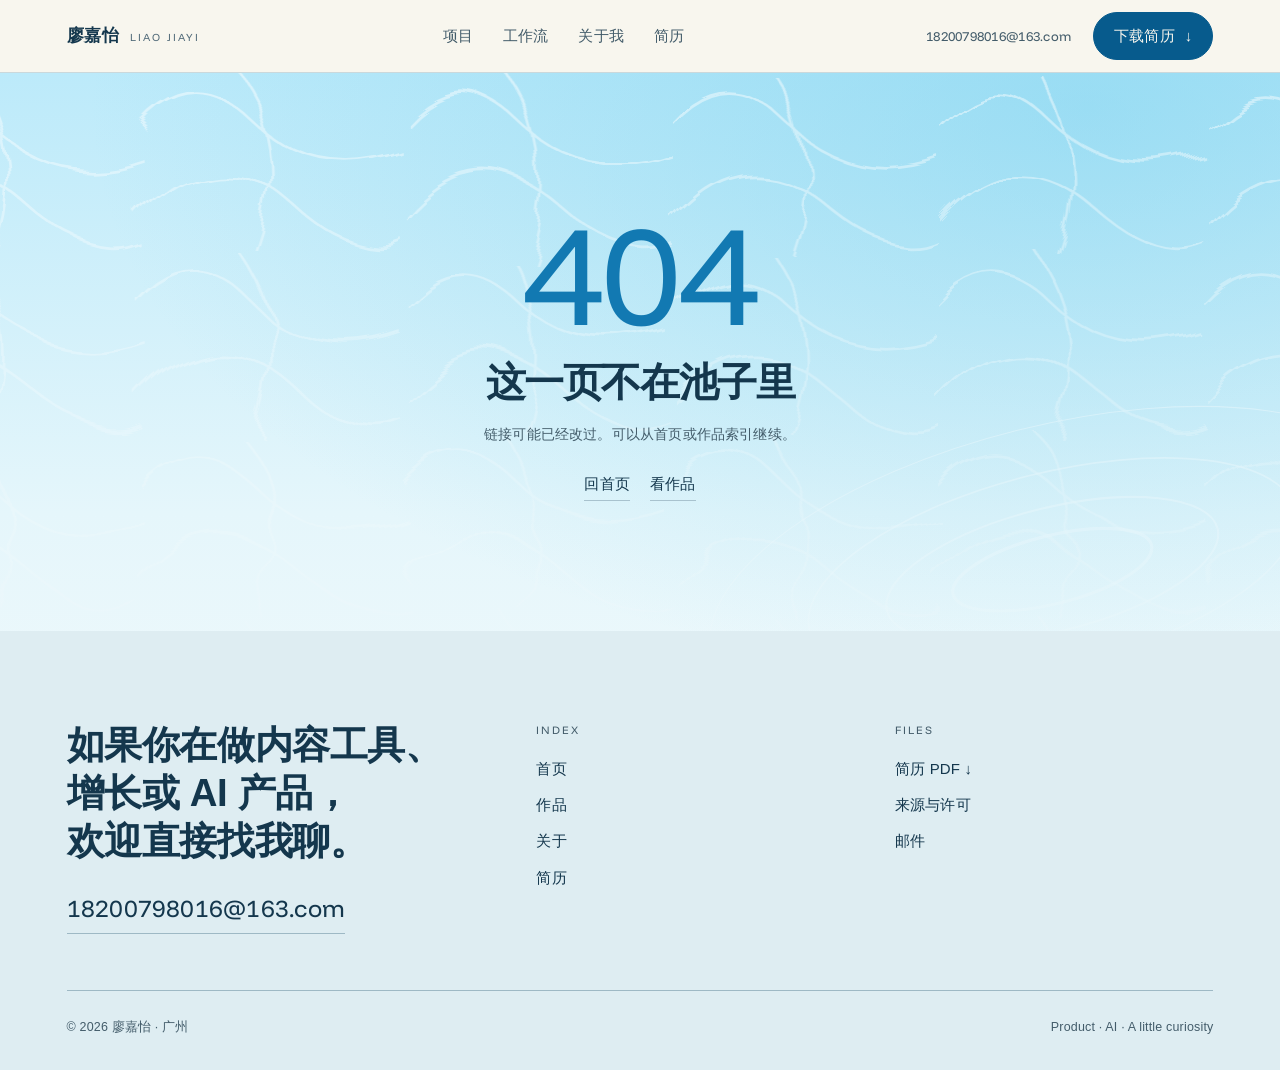
<file: index.html>
<!doctype html>
<html lang="zh-CN">
  <head>
    <meta charset="UTF-8" />
    <meta name="viewport" content="width=device-width, initial-scale=1, viewport-fit=cover" />
    <meta name="theme-color" content="#F2F0EA" />
    <title>廖嘉怡｜作品集</title>
    <meta name="description" content="廖嘉怡的产品作品集：AI 内容工作台、口播模板工作台、多助手协作机制与校园增长。呈现问题、判断、方案与真实局限。" />
    <link rel="icon" href="/favicon.svg" type="image/svg+xml" />
    <link rel="preload" href="/fonts/noto-serif-sc-700.woff2" as="font" type="font/woff2" crossorigin />
    <script type="module" crossorigin src="/assets/index-CB-Gu8pX.js"></script>
    <link rel="stylesheet" crossorigin href="/assets/index-B5CcUkZK.css">
  </head>
  <body>
    <div id="root"></div>
    <script>
      // 首屏标题字体优先；正文常规字重等页面加载完成后再取
      addEventListener('load', function () {
        var l = document.createElement('link');
        l.rel = 'stylesheet';
        l.href = '/fonts/regular.css';
        document.head.appendChild(l);
      }, { once: true });
    </script>
  </body>
</html>
</file>
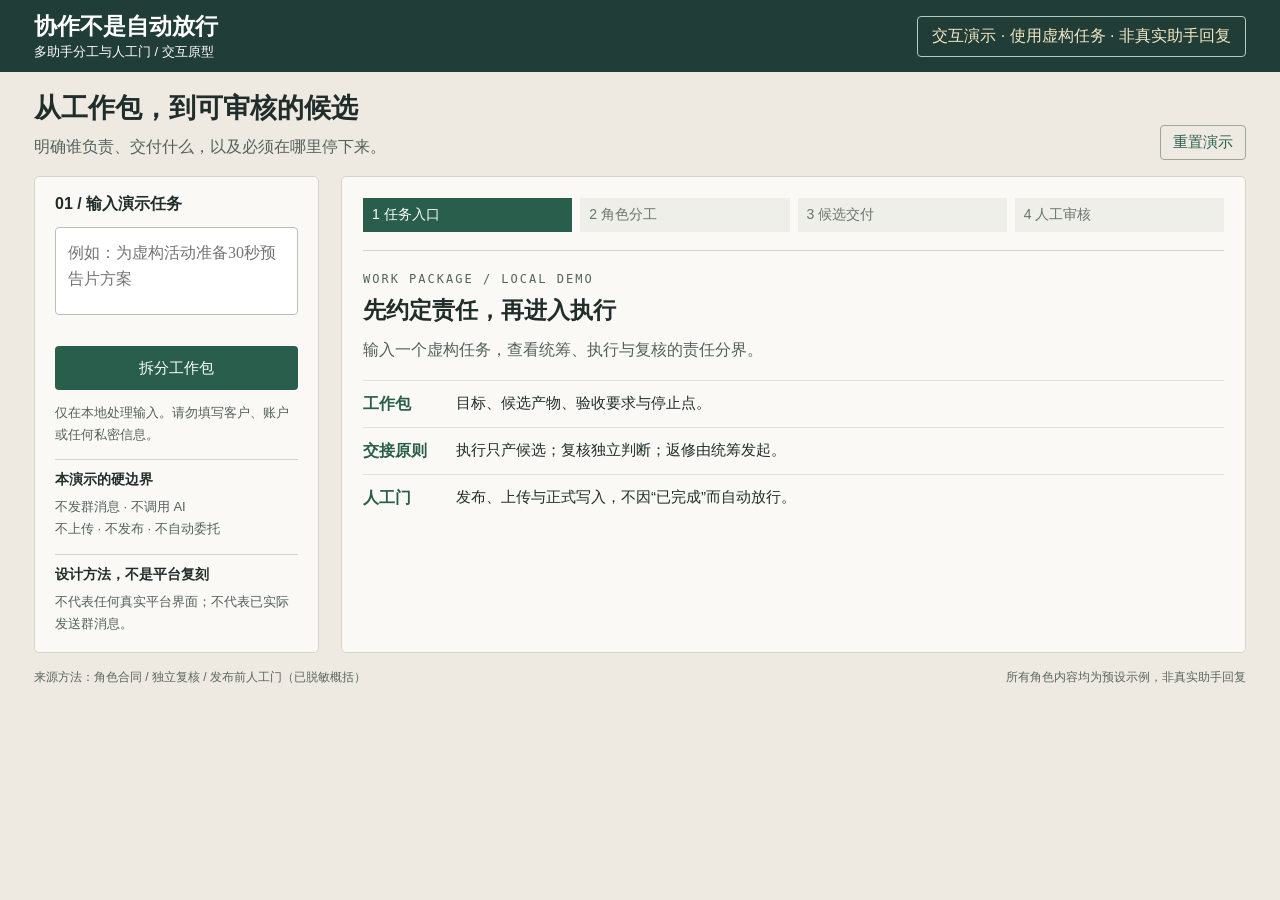
<file: demos/agent-workflow/index.html>
<!doctype html><html lang="zh-CN"><meta charset="utf-8"><meta name="viewport" content="width=device-width,initial-scale=1"><title>多助手分工与人工门 · 机制演示</title><style>*{box-sizing:border-box}body{margin:0;background:#eeeae2;color:#202d2b;font:16px 'Microsoft YaHei',sans-serif}header{height:82px;background:#203d37;color:#fff;padding:19px 34px;display:flex;justify-content:space-between;align-items:center}header strong{font-size:23px}small{font-size:13px}.badge{padding:9px 14px;border:1px solid #b8c9bd;border-radius:4px;color:#f4e7c3}main{padding:25px 34px}.intro{display:flex;align-items:end;justify-content:space-between;margin-bottom:22px}h1{font-size:29px;margin:0 0 7px}p{line-height:1.7;margin:0;color:#53615b}.layout{display:grid;grid-template-columns:285px 1fr;gap:22px}aside,article{background:#faf9f5;border:1px solid #d3d5ca;border-radius:5px}aside{padding:22px}label{display:block;font-weight:bold;margin-bottom:12px}textarea{width:100%;height:105px;resize:none;background:#fff;border:1px solid #b7c1b6;border-radius:4px;padding:12px;font:16px 'Microsoft YaHei';line-height:1.6}button{font:15px 'Microsoft YaHei';min-height:44px;border:0;border-radius:4px;padding:10px 17px;background:#285e4b;color:white;cursor:pointer}button:disabled{opacity:.45;cursor:not-allowed}button:focus-visible,textarea:focus-visible{outline:3px solid #c28a37;outline-offset:3px}#start{width:100%;margin:12px 0 18px}aside p{font-size:13px}.rule{border-top:1px solid #d3d5ca;margin-top:20px;padding-top:16px}.rule b{display:block;margin-bottom:7px;font-size:14px}article{padding:24px;min-height:426px}.steps{display:flex;gap:8px;border-bottom:1px solid #d3d5ca;padding-bottom:18px;margin-bottom:21px}.step{flex:1;font-size:14px;color:#69756f;padding:8px 9px;background:#edeFE8}.step.active{background:#285e4b;color:#fff}h2{font-size:23px;margin:0 0 10px}.kicker{font:12px Consolas,monospace;color:#53665c;margin-bottom:9px;letter-spacing:2px}.rows{margin-top:17px}.row{display:grid;grid-template-columns:76px 1fr;gap:17px;padding:13px 0;border-top:1px solid #e0e1d8;line-height:1.6}.row b{color:#285e4b}.row span{font-size:15px}.actions{display:flex;align-items:center;gap:15px;margin-top:20px}.muted{font-size:13px;color:#66716a}.warn{background:#f3e9d6;padding:13px 17px;margin-top:15px;color:#745522;font-size:15px;line-height:1.6}footer{margin:21px 34px;display:flex;justify-content:space-between;color:#5a665e;font-size:12px}.check{display:flex;align-items:center;gap:9px;font-weight:normal;font-size:15px;margin-top:17px}.check input{width:19px;height:19px}.error{color:#a0412b;font-size:13px;min-height:19px}#reset{background:none;color:#285e4b;border:1px solid #9aa99c;padding:6px 12px;min-height:35px}@media(min-width:851px){header{height:72px}main{padding:18px 34px 0}.intro{margin-bottom:16px}h1{font-size:27px}aside{padding:17px 20px}textarea{height:88px}#start{margin:8px 0 12px}.rule{margin-top:13px;padding-top:11px}article{padding:21px}footer{margin:16px 34px}.row{padding:10px 0}}@media(max-width:850px){.layout{grid-template-columns:1fr}header{height:auto;gap:20px}.intro{display:block}footer{display:block}article{min-height:400px}}</style><header><div><strong>协作不是自动放行</strong><br><small>多助手分工与人工门 / 交互原型</small></div><div class="badge">交互演示 · 使用虚构任务 · 非真实助手回复</div></header><main><div class="intro"><div><h1>从工作包，到可审核的候选</h1><p>明确谁负责、交付什么，以及必须在哪里停下来。</p></div><button id="reset">重置演示</button></div><div class="layout"><aside><label for="task">01 / 输入演示任务</label><textarea id="task" placeholder="例如：为虚构活动准备30秒预告片方案"></textarea><div id="error" class="error"></div><button id="start">拆分工作包</button><p>仅在本地处理输入。请勿填写客户、账户或任何私密信息。</p><div class="rule"><b>本演示的硬边界</b><p>不发群消息 · 不调用 AI<br>不上传 · 不发布 · 不自动委托</p></div><div class="rule"><b>设计方法，不是平台复刻</b><p>不代表任何真实平台界面；不代表已实际发送群消息。</p></div></aside><article><nav class="steps"><div class="step active">1 任务入口</div><div class="step">2 角色分工</div><div class="step">3 候选交付</div><div class="step">4 人工审核</div></nav><section id="view"></section></article></div></main><footer><span>来源方法：角色合同 / 独立复核 / 发布前人工门（已脱敏概括）</span><span>所有角色内容均为预设示例，非真实助手回复</span></footer><script>let stage=0;const view=document.querySelector('#view');const task=document.querySelector('#task');function setStage(n){stage=n;document.querySelectorAll('.step').forEach((e,i)=>e.classList.toggle('active',i===n));render()}function button(id,text){return `<div class="actions"><button id="${id}">${text}</button><span class="muted">人工点击推进，不自动接力</span></div>`}function render(){if(stage===0)view.innerHTML='<div class="kicker">WORK PACKAGE / LOCAL DEMO</div><h2>先约定责任，再进入执行</h2><p>输入一个虚构任务，查看统筹、执行与复核的责任分界。</p><div class="rows"><div class="row"><b>工作包</b><span>目标、候选产物、验收要求与停止点。</span></div><div class="row"><b>交接原则</b><span>执行只产候选；复核独立判断；返修由统筹发起。</span></div><div class="row"><b>人工门</b><span>发布、上传与正式写入，不因“已完成”而自动放行。</span></div></div>';if(stage===1){view.innerHTML='<div class="kicker">ROLE CONTRACT / 示例分工</div><h2 id="brief"></h2><div class="rows"><div class="row"><b>统筹</b><span>定义工作包：30 秒预告片候选脚本，列明缺失资料与停止点。</span></div><div class="row"><b>执行</b><span>只提交结构草案与待补资料，不生成效果承诺，不触发发布。</span></div><div class="row"><b>复核</b><span>独立核对品牌规范、素材授权、效果证据与平台规则。</span></div></div>'+button('candidate','查看候选交付');document.querySelector('#brief').textContent=task.value;document.querySelector('#candidate').onclick=()=>setStage(2)}if(stage===2){view.innerHTML='<div class="kicker">CANDIDATE / 预设草案，非模型生成</div><h2>交付的是候选，不是发布许可</h2><div class="rows"><div class="row"><b>开场</b><span>提出虚构活动的主题；不使用真实客户与品牌素材。</span></div><div class="row"><b>主体</b><span>活动介绍 → 参与方式 → 结尾提示。具体文案待确认。</span></div><div class="row"><b>待补资料</b><span>品牌规范、素材授权、效果证据、平台规则。</span></div></div><div class="warn">停止点：资料未齐，不可将候选转为公开发布成品。</div>'+button('review','进入独立复核');document.querySelector('#review').onclick=()=>setStage(3)}if(stage===3){view.innerHTML='<div class="kicker">HUMAN GATE / 示例拒放</div><h2>复核结论：退回补证，停止外发</h2><p>品牌规范、素材授权与效果依据尚未补齐。<br>复核不自审自批、不直接指派执行；返修由统筹发起。</p><div class="warn">发布 / 上传 / 正式写入均未执行。<br>此页面只模拟审核动作，不授予真实系统权限。</div><label class="check"><input id="ack" type="checkbox">我已确认：记录退回，不代表发布批准</label><div class="actions"><button id="return" disabled>记录退回（本地示意）</button><span id="result" class="muted">等待人工确认</span></div>';document.querySelector('#ack').onchange=e=>document.querySelector('#return').disabled=!e.target.checked;document.querySelector('#return').onclick=()=>{document.querySelector('#result').textContent='已记录示例退回 · 无外部动作';document.querySelector('#return').disabled=true}}}document.querySelector('#start').onclick=()=>{if(!task.value.trim()){document.querySelector('#error').textContent='请先输入虚构任务';return}document.querySelector('#error').textContent='';setStage(1)};document.querySelector('#reset').onclick=()=>{task.value='';document.querySelector('#error').textContent='';setStage(0)};render();</script></html>
</file>
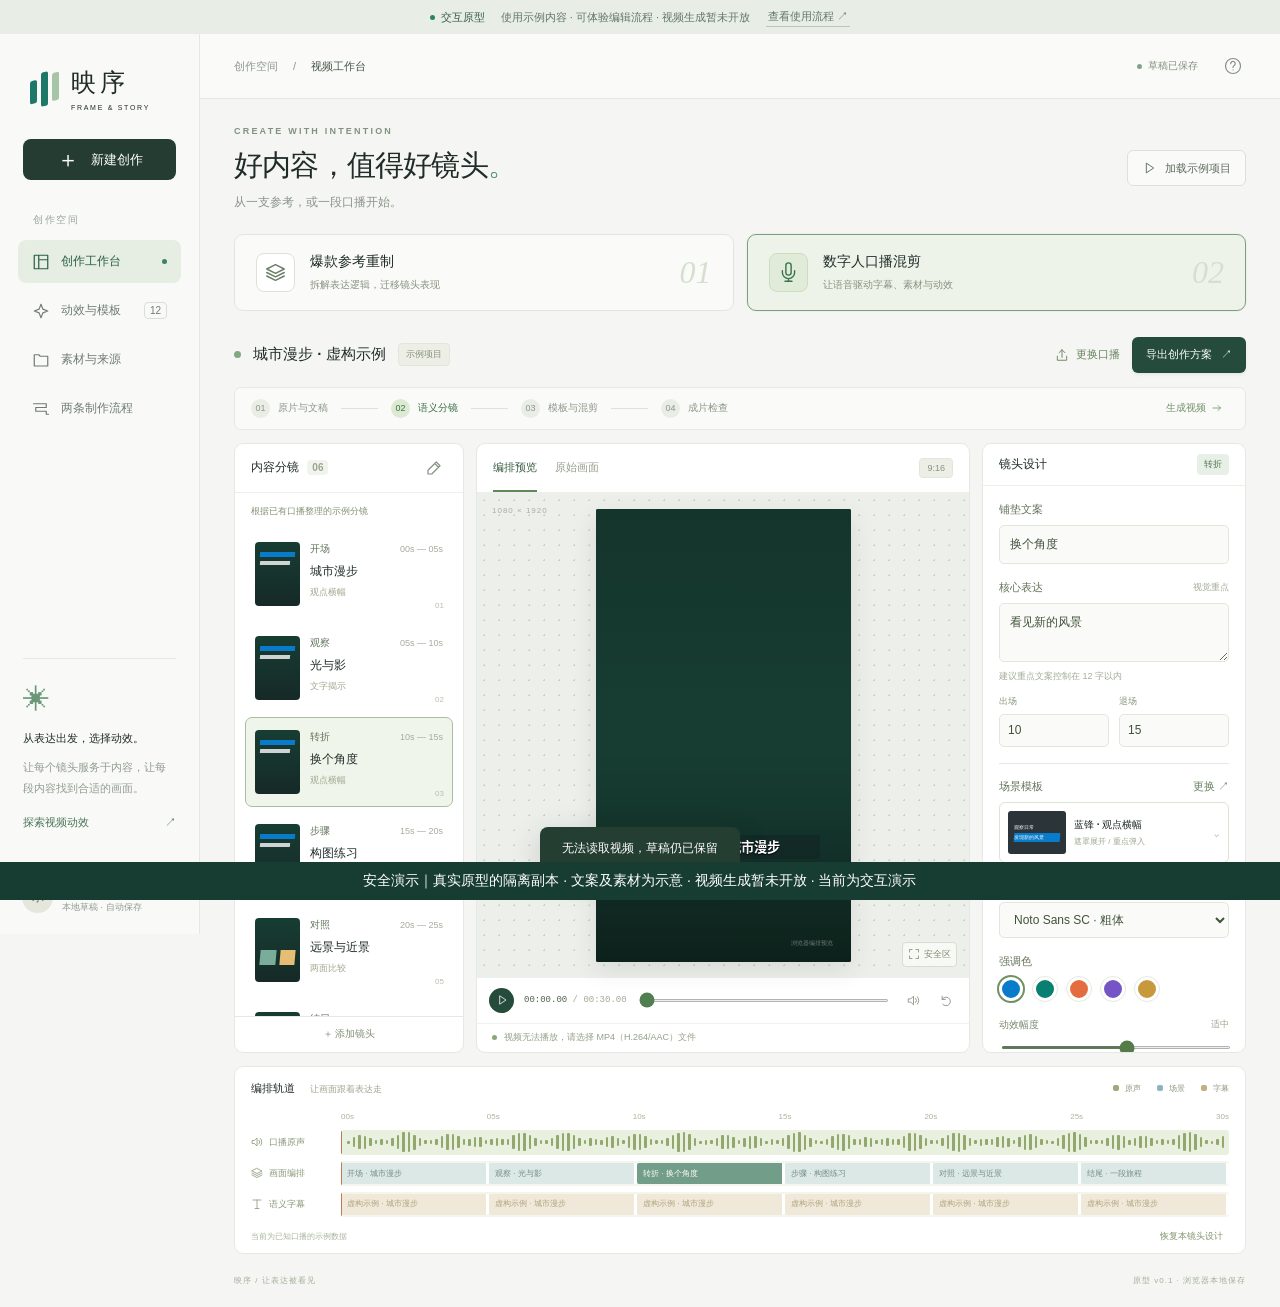
<file: demos/yingxu/index.html>
<!doctype html>
<html lang="zh-CN">
<head><meta charset="UTF-8"><meta name="viewport" content="width=device-width,initial-scale=1"><meta name="theme-color" content="#f5f6f3"><title>映序 · 视频创作工作台</title><link rel="stylesheet" href="app.css"><meta http-equiv="Content-Security-Policy" content="default-src 'self' data: blob:; script-src 'self'; style-src 'self' 'unsafe-inline'; connect-src 'none';"></head>
<body>
<div class="prototype-bar"><span><i></i> 交互原型</span> 使用示例内容 · 可体验编辑流程 · 视频生成暂未开放 <button id="solutionTop">查看使用流程 ↗</button></div>
<div class="app-shell">
 <aside class="sidebar">
  <a class="brand" href="#studio" aria-label="映序工作台"><span class="brand-mark"><i></i><i></i><i></i></span><strong>映序<small>FRAME & STORY</small></strong></a>
  <button class="new-project" id="newProject"><span>＋</span> 新建创作</button>
  <div class="nav-caption">创作空间</div>
  <nav aria-label="主导航">
   <button class="nav-item active" data-page="studio"><span data-icon="layout"></span> 创作工作台 <i></i></button>
   <button class="nav-item" data-page="library"><span data-icon="spark"></span> 动效与模板 <em>12</em></button>
   <button class="nav-item" data-page="assets"><span data-icon="folder"></span> 素材与来源</button>
   <button class="nav-item" data-page="solution"><span data-icon="route"></span> 两条制作流程</button>
  </nav>
  <div class="sidebar-note"><span class="small-star">✳</span><strong>从表达出发，选择动效。</strong><p>让每个镜头服务于内容，让每段内容找到合适的画面。</p><button id="quickLibrary">探索视频动效 <span>↗</span></button></div>
  <div class="workspace-account"><span class="avatar">示</span><div>示例创作空间<small>本地草稿 · 自动保存</small></div><span class="local-dot"></span></div>
 </aside>
 <main>
  <header class="topbar"><div class="breadcrumbs">创作空间 <span>/</span> <strong id="breadcrumb">视频工作台</strong></div><div class="top-actions"><span id="saveState"><i></i> 草稿已保存</span><button class="icon-button" id="helpButton" aria-label="使用说明" data-icon="help"></button></div></header>
  <div id="studioPage" class="page">
   <div class="page-heading"><div><div class="eyebrow">CREATE WITH INTENTION</div><h1>好内容，值得好镜头<span>。</span></h1><p>从一支参考，或一段口播开始。</p></div><button class="button ghost" id="loadExample"><span data-icon="play"></span> 加载示例项目</button></div>
   <div class="mode-switch" role="group" aria-label="制作方向">
    <button class="mode-card" data-mode="reference"><span class="mode-icon" data-icon="layers"></span><span><strong>爆款参考重制</strong><small>拆解表达逻辑，迁移镜头表现</small></span><span class="mode-number">01</span></button>
    <button class="mode-card selected" data-mode="talk"><span class="mode-icon" data-icon="mic"></span><span><strong>数字人口播混剪</strong><small>让语音驱动字幕、素材与动效</small></span><span class="mode-number">02</span></button>
   </div>
   <section class="project-bar"><div><span class="project-dot"></span><h2 id="projectTitle">AI 时代，企业为什么没增长？</h2><span class="badge neutral" id="sampleBadge">示例项目</span></div><div><button class="text-button" id="importButton"><span data-icon="upload"></span><span id="importLabel">更换口播</span></button><button class="button dark" id="exportButton">导出创作方案 <span>↗</span></button></div></section>
   <div class="process-strip"><span><b>01</b> <span id="stepOne">原片与文稿</span></span><i></i><span class="current"><b>02</b> <span id="stepTwo">语义分镜</span></span><i></i><span><b>03</b> 模板与混剪</span><i></i><span><b>04</b> 成片检查</span><button id="renderButton">生成视频 <span data-icon="arrow"></span></button></div>
   <section class="reference-setup" id="referenceSetup" hidden>
    <div><label for="targetTopic">新内容主题</label><input id="targetTopic" class="field" placeholder="例如：AI 时代的组织效率"><small>独立于参考原片的主题，写入创作方案</small></div>
    <div><label for="transferStrategy">迁移方式</label><select id="transferStrategy" class="field"><option value="structure">沿用论证结构，重新设计画面</option><option value="visual">重点借鉴镜头与动效节奏</option><option value="balanced">结构与表现力均衡迁移</option></select><small>对标表达关系，保留内容与素材来源</small></div>
    <div class="reference-input"><span>参考 → 新内容</span><strong>提问 / 反转 / 解释 / 举例</strong><button class="text-button" id="targetScriptButton">编辑新内容文稿 ↗</button><small id="referenceState">当前显示人工整理的示例结构</small></div>
   </section>
   <div class="editor-grid">
    <section class="panel storyboard"><div class="panel-heading"><h3 id="storyHeading">内容分镜 <span>06</span></h3><button class="icon-button" id="scriptButton" aria-label="编辑文稿" data-icon="edit"></button></div><div class="subtle-note" id="storyNote">根据已有口播整理的示例分镜</div><div id="sceneList" class="scene-list"></div><button class="add-scene" id="addScene">＋ 添加镜头</button></section>
    <section class="panel preview-panel"><div class="panel-heading"><div class="preview-tabs"><button class="selected" data-preview="result">编排预览</button><button data-preview="original">原始画面</button></div><span class="badge neutral">9:16</span></div>
     <div class="preview-canvas"><span class="canvas-label">1080 × 1920</span><div class="video-stage" id="videoStage"><video id="video" src="assets/sample.mp4" poster="assets/presenter.jpg" preload="metadata" playsinline></video><div class="stage-shade"></div><div class="safe-guide" id="safeGuide"></div><div class="title-composition" id="titleComposition"><div class="visual-kicker" id="visualKicker">效率的误区</div><div class="visual-title" id="visualTitle">观察日常</div><div class="visual-banner"><span id="visualEmphasis">发现新的风景</span></div><div class="visual-decoration" id="visualDecoration"></div></div><div class="video-caption" id="videoCaption">员工都使用上 AI 了</div><span class="sample-watermark">浏览器编排预览</span></div><button class="safe-button" id="safeButton" aria-pressed="false"><span data-icon="frame"></span> 安全区</button></div>
     <div class="playback"><button id="playButton" class="play-button" aria-label="播放"><span data-icon="play"></span></button><span class="timecode"><b id="currentTime">00:11.40</b> / <span id="totalTime">00:30.00</span></span><input id="scrubber" aria-label="视频播放位置" type="range" min="0" max="30" step="0.033" value="11.4"><button class="icon-button" id="muteButton" aria-label="静音" data-icon="volume"></button><button class="icon-button" id="restartButton" aria-label="重播当前镜头" data-icon="replay"></button></div>
     <div class="preview-foot"><span class="live-dot"></span><span id="previewHint">动画随播放位置变化，可拖动逐帧查看</span></div>
    </section>
    <section class="panel inspector"><div class="panel-heading"><h3>镜头设计</h3><span class="badge accent" id="sceneType">反转</span></div><div class="inspector-scroll"><label class="field-label" for="headlineInput">铺垫文案</label><input class="field" id="headlineInput" value="观察日常" maxlength="40"><label class="field-label" for="emphasisInput">核心表达 <span>视觉重点</span></label><textarea class="field" id="emphasisInput" rows="2" maxlength="60">发现新的风景</textarea><p class="field-hint" id="textWarning">建议重点文案控制在 12 字以内</p><div class="field-row"><label>出场 <input class="field" id="startInput" type="number" min="0" step="0.1" value="10.1"></label><label>退场 <input class="field" id="endInput" type="number" min="0" step="0.1" value="15.1"></label></div><p class="inline-error" id="timeError" role="alert" hidden></p>
     <div class="field-label section-label">场景模板 <button class="text-button" id="changeTemplate">更换 ↗</button></div><button class="selected-template" id="selectedTemplate"><div class="template-mini blue"><small>观察日常</small><b>发现新的风景</b></div><div><strong id="templateName">蓝锋 · 观点横幅</strong><small id="templateDescription">遮罩展开 / 重点弹入</small></div><span>⌄</span></button>
     <label class="field-label" for="fontSelect">字幕字体</label><select class="field" id="fontSelect"><option value="noto">Noto Sans SC · 粗体</option><option value="system">系统无衬线 · 常规</option></select>
     <div class="field-label">强调色</div><div class="swatches" aria-label="选择强调色"><button style="--swatch:#087cca" data-color="#087cca" class="chosen" aria-label="海蓝"></button><button style="--swatch:#087f70" data-color="#087f70" aria-label="松绿"></button><button style="--swatch:#e46d40" data-color="#e46d40" aria-label="珊瑚"></button><button style="--swatch:#7555c5" data-color="#7555c5" aria-label="紫罗兰"></button><button style="--swatch:#c7983c" data-color="#c7983c" aria-label="暖金"></button></div>
     <label class="range-label" for="intensity">动效幅度 <span id="intensityValue">适中</span></label><input id="intensity" type="range" min="0" max="100" value="55">
     <div class="inspector-tip"><span data-icon="spark"></span><p id="sceneIntent">用“用了 AI”与“没有增长”的反差，建立继续观看的理由。</p></div>
    </div></section>
   </div>
   <section class="panel timeline-panel"><div class="timeline-top"><h3>编排轨道 <span>让画面跟着表达走</span></h3><div><span class="legend speech"></span> 原声 <span class="legend visual"></span> 场景 <span class="legend captions"></span> 字幕</div></div><div class="timeline-scroll"><div class="timeline-ruler"><span></span><div id="ruler"></div></div><div class="timeline-row"><label><span data-icon="volume"></span>口播原声</label><div class="track waveform" id="waveform"></div></div><div class="timeline-row"><label><span data-icon="layers"></span>画面编排</label><div class="track scene-track" id="sceneTrack"></div></div><div class="timeline-row"><label><span data-icon="type"></span>语义字幕</label><div class="track caption-track" id="captionTrack"></div></div></div><div class="timeline-caption"><span id="trackStatus">当前轨道为示例数据，上传新视频后需重新分析</span><button id="restoreButton">恢复本镜头设计</button></div></section>
  </div>
  <div id="libraryPage" class="page" hidden></div><div id="assetsPage" class="page" hidden></div><div id="solutionPage" class="page" hidden></div>
  <footer class="page-footer"><span>映序 / 让表达被看见</span><span>原型 v0.1 · 浏览器本地保存</span></footer>
 </main>
</div>
<dialog id="templateDialog" class="wide-dialog"><div class="dialog-head"><div><div class="eyebrow">MOTION FOR YOUR STORY</div><h2>为这句话，选择一种表现</h2><p>在真实画面上应用，也可以先重播动效。</p></div><button class="icon-button close-dialog" aria-label="关闭" data-icon="close"></button></div><div class="library-tools"><label class="search-box"><span data-icon="search"></span><input id="templateSearch" placeholder="搜索横幅、数字、卡片…" aria-label="搜索模板"></label><div id="templateFilters" class="filter-tabs"></div></div><div id="dialogTemplateGrid" class="template-grid"></div><div class="dialog-footer"><span>11 个原创 + 1 个来源改造 · Hypit 适配待验证</span><button class="button ghost close-dialog">返回镜头</button></div></dialog>
<dialog id="importDialog"><div class="dialog-head"><div><div class="eyebrow">START WITH YOUR MATERIAL</div><h2 id="importTitle">导入口播视频</h2></div><button class="icon-button close-dialog" aria-label="关闭" data-icon="close"></button></div><label class="drop-zone" id="dropZone"><span data-icon="upload"></span><strong>拖入视频，或点击选择</strong><small>MP4 / MOV / WEBM · 仅在当前浏览器读取</small><input id="fileInput" type="file" accept="video/mp4,video/quicktime,video/webm" hidden></label><p id="importError" class="inline-error" role="alert" hidden></p><div class="import-boundary">导入后可以真实播放并手动编排。自动转写、参考拆解和素材检索需要连接制作服务；不会用示例分析冒充上传视频的结果。</div><div class="dialog-footer"><button class="button ghost close-dialog">取消</button><button class="button dark" id="useSample">使用现有示例</button></div></dialog>
<dialog id="scriptDialog"><div class="dialog-head"><div><div class="eyebrow">THE WORDS COME FIRST</div><h2>口播文稿</h2><p>修改文稿会保存草稿，不会自动重新对齐音频。</p></div><button class="icon-button close-dialog" aria-label="关闭" data-icon="close"></button></div><textarea id="scriptText" class="field script-text" aria-label="口播文稿"></textarea><div class="dialog-footer"><span>已有分镜时间保持不变</span><button id="saveScript" class="button dark">保存文稿</button></div></dialog>
<dialog id="infoDialog"><div class="dialog-head"><h2 id="infoTitle"></h2><button class="icon-button close-dialog" aria-label="关闭" data-icon="close"></button></div><div id="infoBody" class="info-body"></div><div class="dialog-footer"><button class="button dark close-dialog">知道了</button></div></dialog>
<div id="toast" class="toast" role="status" aria-live="polite"></div><script src="app.js"></script>
<div style="position:fixed;bottom:0;left:0;right:0;z-index:99999;background:#173d33;color:white;padding:10px;text-align:center;font:14px sans-serif">安全演示｜真实原型的隔离副本 · 文案及素材为示意 · 视频生成暂未开放 · 当前为交互演示</div></body></html>
</file>
<file: assets/index-B5CcUkZK.css>
.method-library{padding-top:40px}.method-search{gap:10px;font-size:14px;display:grid}.method-search input{box-sizing:border-box;width:100%;font:inherit;color:var(--ink);background:#fff;border:1px solid #bdcbd0;border-radius:16px;padding:16px}.method-controls{flex-wrap:wrap;justify-content:space-between;align-items:center;gap:12px;margin-bottom:24px;display:flex}.method-controls button{min-height:44px;color:var(--ink);cursor:pointer;font:inherit;background:#f2e8c3;border:1px solid #bdcbd0;border-radius:22px;padding:12px 18px}.method-controls .method-count{margin:0}.method-library summary{cursor:pointer}.method-library summary:focus-visible,.method-search input:focus-visible,.method-controls button:focus-visible{outline-offset:4px;outline:3px solid #a17b26}.method-open-hint{color:#426876;flex-shrink:0;font-size:12px}.method-library details{overflow-wrap:anywhere}.method-references{background:#f2eee0;border-radius:24px;margin:40px 0;padding:24px}.method-references h2{font-size:24px}.method-references details{border-top:1px solid #d4cebc;padding:18px 0;line-height:1.8}.method-references p{font-size:14px;line-height:1.85}.method-library .section-head{align-items:center;gap:24px}.method-intro{max-width:790px;color:var(--ink-2);line-height:1.9}.method-stamp{color:#22566a;background:#dceef5;border:1px solid #bddce6;border-radius:50%;flex-shrink:0;place-items:center;width:110px;height:110px;font-size:13px;display:grid;transform:rotate(9deg);box-shadow:5px 7px #d2e3e7}.method-route{grid-template-columns:repeat(5,1fr);gap:12px;margin:36px 0;padding:0;list-style:none;display:grid}.method-route li{background:#e2eef1;border-radius:16px;align-items:center;gap:12px;padding:18px;font-size:14px;display:flex}.method-route b{font-family:var(--latin);color:#326171;font-size:21px}.method-route li:nth-child(4){background:#f2e8c3}.method-filters{flex-wrap:wrap;gap:10px;margin:38px 0 18px;display:flex}.method-filters button{min-height:46px;font:inherit;color:var(--ink);cursor:pointer;background:0 0;border:1px solid #bdcbd0;border-radius:30px;align-items:center;gap:12px;padding:11px 17px;font-size:14px;display:flex}.method-filters button span{opacity:.7;font-size:11px}.method-filters button[aria-pressed=true]{color:#fff;background:#285a68;border-color:#285a68}.method-filters button:hover{box-shadow:0 3px #cddce0}.method-filters button:focus-visible{outline-offset:3px;outline:3px solid #a17b26}.method-count{color:var(--ink-2);margin-bottom:24px;font-size:13px}.method-count span{color:var(--ink-3);margin-left:14px}.method-collection{gap:32px;margin-bottom:46px;display:grid}.method-detail{background:#ffffff8f;border:1px solid #cddcdf;border-radius:24px;min-width:0;padding:32px;scroll-margin-top:110px;box-shadow:0 6px #a6c4cd21}.method-card-head{justify-content:space-between;align-items:flex-start;gap:24px;display:flex}.method-card-head h3{letter-spacing:-.025em;margin:12px 0 0;font-size:26px;line-height:1.4}.method-card-head .eyebrow{color:#426876;font-size:11px}.method-status{color:#535e45;background:#edf0e5;border-radius:20px;flex-shrink:0;padding:7px 12px;font-size:11px}.method-scenario{max-width:860px;color:var(--ink-2);margin:20px 0 28px;font-size:14px;line-height:1.85}.method-scenario b{color:var(--ink);margin-right:15px;font-size:12px;display:inline-block}.method-card-body{grid-template-columns:1fr 1fr;gap:40px;display:grid}.method-basics dl{grid-template-columns:65px minmax(0,1fr);gap:16px;margin:0;font-size:14px;line-height:1.85;display:grid}.method-basics dt{color:var(--ink-3);font-size:12px}.method-basics dd{margin:0}.method-detail h4{color:#426876;margin:0 0 12px;font-size:12px}.method-process{border-left:1px solid #dbe4e4;padding-left:32px}.method-process ol{gap:12px;margin:0;padding:0;list-style:none;display:grid}.method-process li{align-items:center;gap:12px;font-size:14px;line-height:1.7;display:flex}.method-process li span{color:#326171;background:#e2eef1;border-radius:50%;flex-shrink:0;place-items:center;width:25px;height:25px;font-size:11px;display:grid}.method-responsibility{background:#e9f1f2;border-radius:16px;grid-template-columns:1fr 1fr;gap:24px;margin-top:28px;padding:22px;display:grid}.method-responsibility>div:last-child{border-left:1px solid #cddcdf;padding-left:24px}.method-responsibility p{margin:0;font-size:13px;line-height:1.85}.method-evidence{color:var(--ink-3);margin-top:22px;font-size:12px;line-height:1.9}.method-evidence p{margin:0}.method-evidence b{color:var(--ink-2);margin-right:12px}.method-related{flex-wrap:wrap;gap:6px 22px;margin-top:8px;display:flex}.method-related a{text-underline-offset:5px;color:#285a68;align-items:center;min-height:40px;text-decoration:underline;display:inline-flex}@media (width<=760px){.method-library .section-head{align-items:flex-start}.method-library .h2{font-size:27px}.method-stamp{display:none}.method-intro{font-size:14px}.method-route{grid-template-columns:repeat(2,minmax(0,1fr));gap:8px;margin:24px 0}.method-route li{border-radius:12px;padding:12px;font-size:12px}.method-route li:last-child{grid-column:1/-1}.method-route b{font-size:17px}.method-filters{gap:8px;margin-top:26px}.method-filters button{padding:10px 13px;font-size:12px}.method-count span{margin:7px 0 0;line-height:1.7;display:block}.method-detail{border-radius:18px;padding:22px 18px}.method-card-head{flex-direction:column;gap:14px}.method-card-head h3{font-size:23px}.method-scenario{margin:20px 0;font-size:14px}.method-card-body{grid-template-columns:1fr;gap:24px}.method-basics dl{grid-template-columns:56px minmax(0,1fr);gap:13px 12px}.method-process{border-top:1px solid #dbe4e4;border-left:0;padding:22px 0 0}.method-responsibility{grid-template-columns:1fr;gap:20px;padding:17px}.method-responsibility>div:last-child{border-top:1px solid #cddcdf;border-left:0;padding:18px 0 0}}.method-preview{color:#4d6a7c;letter-spacing:0;gap:6px;margin:12px 0 0;font-size:13px;font-weight:400;line-height:1.75;display:grid}.method-card-head>div{min-width:0}.method-preview span{overflow-wrap:anywhere}.v2-work,.v2-case{--v2-ink:#163c52;--v2-blue:#087cae;--v2-line:#c8dde5;color:var(--v2-ink)}.v2-heading{grid-template-columns:1.5fr 1fr;align-items:end;gap:40px;padding-top:64px;padding-bottom:54px;display:grid}.v2-heading h1{letter-spacing:-.045em;margin:18px 0 0;font-size:clamp(38px,4.4vw,66px);font-weight:650;line-height:1.24}.v2-heading h1 span{color:#16a1cb}.v2-kicker{letter-spacing:.1em;color:#447187;font-size:12px;font-weight:600}.v2-heading-note{padding-bottom:8px;font-size:15px;line-height:1.9}.v2-heading-note a{border-bottom:1px solid #6099ad;margin-top:22px;display:inline-block}.v2-selected{gap:38px;display:grid}.v2-feature{background:linear-gradient(145deg,#e8f9fd,#d4f0fa 55%,#cae8f7);border:1px solid #fff;border-radius:24px;grid-template-columns:.8fr 1.4fr;align-items:center;gap:32px;padding:40px;display:grid;overflow:hidden;box-shadow:0 18px 50px #296b8b0d}.v2-feature h2{letter-spacing:-.03em;margin:20px 0 16px;font-size:34px;line-height:1.3}.v2-feature p{max-width:38em;font-size:16px;line-height:1.85}.v2-feature p.v2-mini{color:#4c7083;margin-top:20px;font-size:12px}.v2-button{color:#fff;cursor:pointer;background:#126b91;border:0;border-radius:9px;justify-content:space-between;align-items:center;gap:24px;min-height:44px;margin-top:22px;padding:13px 18px;font-size:14px;text-decoration:none;display:inline-flex}.v2-button:hover{background:#074d71}.v2-feature-media{min-width:0;transform:rotate(-1deg)}.v2-feature-media .zoom-trigger{background:#fff;border:8px solid #ffffffb0;border-radius:14px;width:100%;display:block;overflow:hidden;box-shadow:0 15px 30px #245e7922}.v2-feature-media img{width:100%;height:auto;display:block}.v2-caption{color:#527080;margin-top:14px;font-size:11px;line-height:1.5;display:block}.v2-pair{grid-template-columns:1fr 1.15fr;align-items:start;gap:30px;display:grid}.v2-pair .v2-feature{background:#f8fcfd;flex-direction:column-reverse;align-items:stretch;gap:24px;padding:28px;display:flex}.v2-pair .v2-feature--yingxu{background:#e7f3f7;margin-top:64px}.v2-pair .v2-feature h2{font-size:27px}.v2-pair .v2-feature-media{transform:none}.v2-feature--admission-longposter{background:#eef3eb;grid-template-columns:1fr 1fr;gap:70px}.v2-feature--admission-longposter .v2-feature-media{border-radius:12px;max-height:520px;overflow:hidden;transform:rotate(2deg)}.v2-feature--admission-longposter img{object-position:top}.v2-paths{grid-template-columns:repeat(3,1fr);gap:28px;margin:16px 0 24px;display:grid}.v2-paths>a{border-top:2px solid #84bdce;padding:25px 0}.v2-paths span{color:#628397;font-size:12px}.v2-paths h3{margin:15px 0;font-size:20px}.v2-paths p{color:#4b6574;font-size:14px;line-height:1.8}.v2-library{padding-top:72px;padding-bottom:40px;scroll-margin-top:100px}.v2-library-head{justify-content:space-between;align-items:end;gap:30px;display:flex}.v2-library h2{margin:10px 0 0;font-size:35px}.v2-search{gap:7px;width:350px;font-size:12px;display:grid}.v2-search input{width:100%;font:inherit;color:#173f56;background:#fff;border:1px solid #b6d4e1;border-radius:10px;padding:13px 16px;font-size:15px}.v2-filters{flex-wrap:wrap;gap:8px;margin:26px 0 20px;display:flex}.v2-filters button{color:#31586c;cursor:pointer;font:inherit;background:#fff9;border:1px solid #bdd8e3;border-radius:8px;min-height:44px;padding:11px 16px;font-size:13px}.v2-filters button[aria-pressed=true]{color:#fff;background:#145e83;border-color:#145e83}.v2-result{color:#557081;border-bottom:1px solid var(--v2-line);justify-content:space-between;padding-bottom:16px;font-size:12px;display:flex}.v2-result button{color:#166d94;cursor:pointer;background:0 0;border:0}.v2-index{grid-template-columns:1fr 1fr;column-gap:44px;display:grid}.v2-index-item{border-bottom:1px solid var(--v2-line);grid-template-columns:28px 1fr 18px;gap:14px;min-width:0;padding:26px 0;text-decoration:none;display:grid}.v2-index-no{color:#66899b;padding-top:4px;font-size:11px}.v2-index-item h3{margin:0 0 8px;font-size:18px;font-weight:600;line-height:1.5}.v2-index-item p{color:#526e7c;margin:0 0 12px;font-size:13px;line-height:1.8}.v2-index-item small{color:#598195;font-size:10px}.v2-index-item:hover h3{color:#087ba8}.v2-empty{text-align:center;padding:50px 20px}.v2-bottom{justify-content:space-between;align-items:center;padding-top:40px;padding-bottom:80px;display:flex}.v2-bottom h2{font-size:26px}.v2-case{padding-bottom:80px}.v2-case-head{max-width:880px;padding:54px 0 35px}.v2-case-head h1{letter-spacing:-.04em;margin:25px 0 20px;font-size:clamp(32px,4vw,52px);line-height:1.35}.v2-case-head .v2-lead{max-width:760px;font-size:20px;line-height:1.8}.v2-case-head .crumb{margin-bottom:24px;display:inline-block}.v2-case-hero{background:#e4f3fa;border-radius:20px;max-width:100%;margin:0 0 55px;padding:24px}.v2-case-hero .zoom-trigger{border-radius:12px;max-width:960px;margin:auto;display:block;overflow:hidden}.v2-case-hero img{object-fit:contain;width:100%;max-height:640px}.v2-case-hero figcaption{color:#527485;margin-top:16px;font-size:12px;line-height:1.8}.v2-case-columns{grid-template-columns:230px minmax(0,1fr);gap:70px;display:grid}.v2-case-aside{font-size:13px;line-height:1.9}.v2-case-aside strong{color:#254e65;margin:22px 0 6px;display:block}.v2-case-aside p{color:#587380}.v2-case-body{min-width:0}.v2-case-body section{margin-bottom:52px}.v2-case-body h2{margin-bottom:22px;font-size:28px;line-height:1.4}.v2-case-body h3{margin:16px 0 9px;font-size:19px}.v2-case-body p{color:#3c5b6d;margin:10px 0;font-size:16px;line-height:1.95}.v2-scenarios{gap:16px;display:grid}.v2-scenarios>div{border-left:3px solid #8ccbdd;padding-left:20px}.v2-steps{counter-reset:step;gap:0;padding:0;list-style:none;display:grid}.v2-steps li{counter-increment:step;border-bottom:1px solid #d5e5ec;padding:18px 0 18px 45px;font-size:15px;line-height:1.8;position:relative}.v2-steps li:before{content:counter(step,decimal-leading-zero);color:#247ca3;font-size:12px;position:absolute;top:20px;left:0}.v2-story{background:#f5fafc;border:1px solid #d6e6ed;border-radius:12px;padding:26px 30px}.v2-story small{color:#5b7c8c;font-size:12px}.v2-related{flex-wrap:wrap;gap:12px;margin-top:40px;display:flex}.v2-related a{border:1px solid #c5dbe5;border-radius:8px;padding:12px 16px;font-size:13px}.v2-case .media-grid{grid-template-columns:1fr}.v2-case .media-frame--image{max-height:560px;overflow:hidden}.v2-case details{border-block:1px solid #d0e2eb;padding:18px 0}.v2-case summary{cursor:pointer;font-size:15px}.v2-case .product-diagram{margin-top:22px}.v2-work :focus-visible,.v2-case :focus-visible{outline-offset:4px;outline:3px solid #dc8c26}@media (width<=760px){.v2-heading{grid-template-columns:1fr;gap:25px;padding-top:36px;padding-bottom:35px}.v2-heading h1{font-size:38px}.v2-heading-note{font-size:14px}.v2-feature{border-radius:16px;flex-direction:column-reverse;grid-template-columns:1fr;gap:24px;padding:20px;display:flex}.v2-feature h2{font-size:28px}.v2-feature p{font-size:15px}.v2-feature-media{width:100%;transform:none}.v2-feature-media .zoom-trigger{border-width:4px}.v2-pair{grid-template-columns:1fr;gap:24px}.v2-pair .v2-feature{padding:20px}.v2-pair .v2-feature--yingxu{margin-top:0}.v2-selected,.v2-feature--admission-longposter{gap:24px}.v2-feature--admission-longposter .v2-feature-media{max-height:390px;transform:none}.v2-paths{grid-template-columns:1fr;gap:4px}.v2-library{padding-top:35px}.v2-library-head{display:block}.v2-search{width:100%;margin-top:26px}.v2-index{grid-template-columns:1fr}.v2-index-item{grid-template-columns:24px 1fr 16px;gap:10px}.v2-bottom{padding-bottom:50px;display:block}.v2-case-head{padding-top:34px}.v2-case-head .v2-lead{font-size:17px}.v2-case-hero{border-radius:12px;margin-bottom:24px;padding:10px}.v2-case-columns{grid-template-columns:1fr;gap:35px}.v2-case-aside{border-bottom:1px solid #d5e5ec;grid-template-columns:1fr 1fr;gap:12px;padding-bottom:20px;display:grid}.v2-case-body h2{font-size:25px}.v2-story{padding:20px}.v2-case-body p{font-size:15px}.v2-case-body section{margin-bottom:36px}.v2-heading h1{overflow-wrap:anywhere}}@media (prefers-reduced-motion:reduce){.v2-work *,.v2-case *{scroll-behavior:auto!important;transition:none!important;animation:none!important}}.v2-case-status{color:#3b6579;background:#f0f9fc;border-left:3px solid #8ccbdd;border-radius:0 8px 8px 0;max-width:760px;margin-top:22px;padding:12px 16px;font-size:13px;line-height:1.9}@media (width<=760px){.v2-case-status{margin-top:18px;font-size:12.5px}}.pool-page{--pool-ink:#16201f;--pool-muted:#4c5657;--pool-line:#16201f24;background:#dfe7e3;min-height:100svh;position:relative;overflow:hidden}.pool-stage{isolation:isolate;background:#dfe7e3;height:100svh;min-height:600px;position:relative;overflow:hidden}.pool-poster{z-index:0;position:absolute;inset:0}.pool-poster img{object-fit:cover;object-position:50% 48%;width:100%;height:100%;display:block}.pool-mount{z-index:1;position:absolute;inset:0}.pool-mount canvas{opacity:0;transition:opacity .9s var(--ease);touch-action:none;outline:none;display:block;width:100%!important;height:100%!important}.pool-stage.is-live .pool-mount canvas{opacity:1}.pool-grain{z-index:2;pointer-events:none;mix-blend-mode:multiply;background:radial-gradient(115% 88% at 50% 42%,#fff0 52%,#18343617 100%);position:absolute;inset:0}.pool-bar{z-index:10;padding:calc(18px + env(safe-area-inset-top)) clamp(20px, 3.4vw, 48px) 0;pointer-events:none;justify-content:space-between;align-items:flex-start;gap:20px;display:flex;position:absolute;top:0;left:0;right:0}.pool-bar>*{pointer-events:auto}.pool-brand{color:var(--pool-ink);flex-direction:column;gap:3px;line-height:1.2;display:flex}.pool-brand:hover{color:var(--pool-ink)}.pool-brand__name{font-family:var(--serif);letter-spacing:.08em;font-size:clamp(19px,1.6vw,23px);font-weight:700}.pool-brand__latin{font-family:var(--latin);letter-spacing:.19em;color:var(--pool-muted);font-size:9.5px}.pool-nav{letter-spacing:.05em;align-items:baseline;gap:clamp(14px,2.2vw,30px);padding-top:4px;font-size:13px;display:flex}.pool-nav a{color:var(--pool-ink);white-space:nowrap;position:relative}.pool-nav a:after{content:"";height:1px;transition:right .3s var(--ease);background:currentColor;position:absolute;bottom:-4px;left:0;right:100%}.pool-nav a:hover:after{right:0}.pool-label-layer{z-index:6;pointer-events:none;position:absolute;inset:0}.pool-label{width:44px;height:44px;color:var(--pool-ink);text-align:left;cursor:pointer;opacity:0;transition:opacity .5s var(--ease);will-change:transform;pointer-events:auto;background:0 0;border:0;margin:-22px 0 0 -22px;padding:0;position:absolute;top:0;left:0}.pool-label:before{content:"";background:#f7f6f0;border:1px solid #17484abf;border-radius:50%;width:7px;height:7px;position:absolute;top:50%;left:50%;transform:translate(-50%,-50%);box-shadow:0 0 0 4px #f7f6f059}.pool-label__inner{-webkit-backdrop-filter:blur(3px);backdrop-filter:blur(3px);white-space:nowrap;text-shadow:0 1px #ffffff73;background:#f7f6f0d1;border-radius:2px;align-items:baseline;gap:8px;padding:3px 7px 4px;display:flex;position:absolute;bottom:calc(50% + 11px);left:50%;transform:translate(-50%);box-shadow:0 0 0 1px #16201f0d}.pool-label__inner:after{content:"";background:#17484a66;width:1px;height:9px;position:absolute;top:100%;left:50%}.pool-label__idx{font-family:var(--latin);letter-spacing:.14em;color:#254749bf;font-size:10px}.pool-label__title{letter-spacing:.01em;transition:border-color .25s var(--ease);border-bottom:1px solid #0000;font-size:15px}.pool-label__kind{letter-spacing:.06em;color:var(--pool-muted);font-size:10.5px}.pool-label__arrow{font-family:var(--latin);color:#1f6f7a;opacity:0;transition:opacity .25s var(--ease), transform .25s var(--ease);font-size:12px;transform:translate(-4px)}.pool-stage.is-live .pool-label{opacity:1}.pool-label:hover .pool-label__title,.pool-label:focus-visible .pool-label__title{border-bottom-color:#17484a8c}.pool-label:focus-visible{outline:none}.pool-label:focus-visible .pool-label__inner{outline-offset:5px;outline:1.5px solid #1f6f7a}.pool-label:hover .pool-label__arrow,.pool-label:focus-visible .pool-label__arrow{opacity:1;transform:translate(0)}.pool-tap{z-index:3;pointer-events:none;border:1px solid #ffffffe6;border-radius:50%;width:18px;height:18px;margin:-9px 0 0 -9px;animation:.66s ease-out forwards pool-tap;position:absolute;box-shadow:0 0 0 1px #16505224}.pool-tap--faint{opacity:.55;animation-duration:.5s}@keyframes pool-tap{0%{opacity:.95;transform:scale(.35)}to{opacity:0;transform:scale(3.1)}}.pool-caption{left:clamp(20px,3.4vw,48px);right:clamp(20px,3.4vw,48px);bottom:calc(22px + env(safe-area-inset-bottom));z-index:5;pointer-events:none;justify-content:space-between;align-items:flex-end;gap:28px;display:flex;position:absolute}.pool-caption__copy{max-width:520px}.pool-caption__line{letter-spacing:.01em;color:var(--pool-ink);text-shadow:0 1px #ffffff80;font-size:17px;line-height:1.65}.pool-hint{letter-spacing:.06em;color:var(--pool-muted);transition:opacity .5s var(--ease);margin-top:6px;font-size:12.5px}.pool-stage.has-interacted .pool-hint{opacity:.45}.pool-caption__meta{font-family:var(--latin);letter-spacing:.15em;color:var(--pool-muted);text-align:right;white-space:nowrap;flex-direction:column;align-items:flex-end;gap:4px;font-size:10.5px;display:flex}.pool-caption__credit{font-family:var(--serif);letter-spacing:.02em;opacity:.72;white-space:normal;font-size:10.5px}.pool-mobile-index{pointer-events:auto;width:100%;display:none}.pool-mobile-index__head{letter-spacing:.18em;color:var(--pool-muted);font-size:10px}.pool-mobile-index__list{grid-template-columns:repeat(3,minmax(0,1fr));gap:8px;margin-top:6px;display:grid}.pool-mobile-index__list li{min-width:0}.pool-mobile-index__list a{min-height:42px;color:var(--pool-ink);-webkit-backdrop-filter:blur(8px);backdrop-filter:blur(8px);transition:background .2s var(--ease), border-color .2s var(--ease);background:#f8f7f2e6;border:1px solid #16201f21;align-items:center;gap:5px;padding:0 9px;display:flex}.pool-mobile-index__list a:active{background:#edf0ebf5;border-color:#1f6f7a73}.pool-mobile-index__idx{font-family:var(--latin);letter-spacing:.1em;color:var(--pool-muted);font-size:9px}.pool-mobile-index__title{letter-spacing:.01em;white-space:nowrap;text-overflow:ellipsis;flex:1;min-width:0;font-size:12.5px;overflow:hidden}.pool-mobile-index__arrow{font-family:var(--latin);color:#1f6f7a;font-size:11px}.pool-page.is-static .pool-label-layer,.pool-page.is-static .pool-caption{display:none}.pool-static{z-index:8;border:1px solid var(--pool-line);-webkit-backdrop-filter:blur(14px);backdrop-filter:blur(14px);background:#f7f6f0e6;width:min(520px,100% - 40px);padding:20px 22px 18px;position:absolute;bottom:clamp(20px,3.4vw,40px);left:clamp(20px,3.4vw,48px);box-shadow:0 18px 50px #182c2d24}@supports not ((-webkit-backdrop-filter:blur(4px)) or (backdrop-filter:blur(4px))){.pool-static{background:#f7f6f0f7}}.pool-static__head{border-bottom:1px solid var(--pool-line);justify-content:space-between;align-items:baseline;gap:16px;padding-bottom:12px;display:flex}.pool-static__eyebrow{letter-spacing:.16em;color:var(--pool-muted);font-size:12px}.pool-static__note{letter-spacing:.04em;color:var(--pool-muted);font-size:10.5px}.pool-static__list{margin:6px 0 0}.pool-static__list a{color:var(--pool-ink);transition:color .2s var(--ease);border-bottom:1px solid #16201f14;grid-template-columns:26px minmax(0,1fr) auto 18px;align-items:center;gap:10px;padding:9px 0;display:grid}.pool-static__list a:hover{color:var(--pool-deep)}.pool-static__idx{font-family:var(--latin);letter-spacing:.12em;color:var(--pool-muted);font-size:10px}.pool-static__title{letter-spacing:.01em;text-overflow:ellipsis;white-space:nowrap;font-size:13.5px;overflow:hidden}.pool-static__kind{letter-spacing:.04em;color:var(--pool-muted);white-space:nowrap;font-size:10.5px}.pool-static__arrow{font-family:var(--latin);color:var(--pool);justify-self:end;font-size:12px}.pool-static__foot{letter-spacing:.04em;justify-content:space-between;gap:16px;margin-top:12px;font-size:11.5px;display:flex}.pool-static__foot a{color:var(--pool-deep);border-bottom:1px solid #174f574d}@media (width<=760px){.pool-stage{min-height:540px}.pool-stage.is-live .pool-label-layer{display:none}.pool-mobile-index{display:block}.pool-caption{left:18px;right:18px;bottom:calc(16px + env(safe-area-inset-bottom));flex-direction:column;align-items:flex-start;gap:10px}.pool-caption__line{max-width:300px;font-size:14.5px}.pool-hint{margin-top:4px;font-size:11.5px}.pool-caption__meta{letter-spacing:.1em;flex-direction:column;align-items:flex-start;gap:3px;font-size:10px}.pool-caption__credit{letter-spacing:.01em;font-size:9.5px}.pool-label__inner{-webkit-backdrop-filter:blur(8px);backdrop-filter:blur(8px);text-shadow:none;background:#f8f7f2d1;border:1px solid #16201f1a;border-radius:999px;gap:6px;padding:4px 8px;bottom:11px;box-shadow:0 2px 10px #182c2d0f}.pool-label__inner:after{display:none}.pool-label__title{font-size:12.5px}.pool-label__kind{display:none}.pool-label__idx{font-size:9px}.pool-label__arrow{font-size:10px}.pool-nav{gap:13px;font-size:12px}.pool-brand__name{font-size:18px}.pool-brand__latin{letter-spacing:.15em;font-size:8.5px}.pool-static{left:16px;right:16px;bottom:calc(16px + env(safe-area-inset-bottom));width:auto;padding:16px 16px 14px}.pool-static__head{padding-bottom:9px}.pool-static__list a{grid-template-columns:22px minmax(0,1fr) 16px;padding:8px 0}.pool-static__kind{display:none}.pool-static__title{font-size:12.5px}}@media (width<=380px){.pool-brand__latin{display:none}.pool-nav{gap:10px}}@media (prefers-reduced-motion:reduce){.pool-page *,.pool-page :before,.pool-page :after{transition-duration:.001ms!important;animation-duration:.001ms!important;animation-iteration-count:1!important}.pool-mount canvas{opacity:1}}@font-face{font-family:Noto Serif SC;font-style:normal;font-weight:700;font-display:swap;src:url(/fonts/noto-serif-sc-700.woff2)format("woff2")}@font-face{font-family:Funnel Display;font-style:normal;font-weight:400;font-display:swap;src:url(/fonts/funnel-display-latin-400.woff2)format("woff2")}@font-face{font-family:Funnel Display;font-style:normal;font-weight:500;font-display:swap;src:url(/fonts/funnel-display-latin-500.woff2)format("woff2")}:root{--paper:#f2f0ea;--paper-2:#eae7de;--paper-3:#e3dfd4;--ink:#16191a;--ink-2:#4a5153;--ink-3:#5d6466;--pool:#1f6f7a;--pool-deep:#174f57;--shallow:#a8d3d8;--grout:#c9c3b6;--line:#16191a2b;--line-strong:#16191a42;--night:#0e1a1c;--terra:#c4572e;--focus:#1f6f7a;--serif:"Noto Serif SC", "Songti SC", "STSong", "SimSun", serif;--latin:"Funnel Display", "Helvetica Neue", Arial, sans-serif;--shadow-card:0 1px 0 #fffc, 0 12px 28px #16191a0f;--pad:clamp(20px, 5.2vw, 80px);--maxw:1280px;--nav-h:72px;--sec:clamp(72px, 8.5vw, 120px);--ease:cubic-bezier(.22, .61, .36, 1)}*,:before,:after{box-sizing:border-box}html{-webkit-text-size-adjust:100%;scroll-behavior:smooth}body{background:var(--paper);color:var(--ink);font-family:var(--serif);letter-spacing:.01em;-webkit-font-smoothing:antialiased;text-rendering:optimizelegibility;margin:0;font-size:17px;font-weight:400;line-height:1.75;overflow-x:clip}body:before{content:"";z-index:1;pointer-events:none;opacity:.035;background-image:url("data:image/svg+xml,%3Csvg xmlns='http://www.w3.org/2000/svg' width='180' height='180'%3E%3Cfilter id='n'%3E%3CfeTurbulence type='fractalNoise' baseFrequency='0.8' numOctaves='3'/%3E%3C/filter%3E%3Crect width='180' height='180' filter='url(%23n)'/%3E%3C/svg%3E");position:fixed;inset:0}img,svg{max-width:100%;display:block}a{color:var(--ink);text-decoration:none}a:hover{color:var(--pool-deep)}button{font:inherit;color:inherit;cursor:pointer;background:0 0;border:0;padding:0}h1,h2,h3,h4,p,ul,ol,figure,blockquote{margin:0}ul,ol{padding:0;list-style:none}::selection{background:var(--shallow);color:var(--ink)}:focus-visible{outline:2px solid var(--focus);outline-offset:2px;border-radius:1px}.skip{z-index:200;background:var(--ink);color:var(--paper);transition:top .18s var(--ease);padding:10px 16px;font-size:14px;position:absolute;top:-60px;left:16px}.skip:focus{color:var(--paper);top:12px}.wrap{width:100%;max-width:var(--maxw);padding-inline:var(--pad);margin-inline:auto}.grid12{grid-template-columns:repeat(12,minmax(0,1fr));column-gap:24px;display:grid}.serif{font-family:var(--serif)}.latin{font-family:var(--latin);font-feature-settings:"tnum" 1}.eyebrow{font-family:var(--latin);letter-spacing:.16em;text-transform:uppercase;color:var(--ink-3);font-size:12px;line-height:1.5}.display{font-family:var(--serif);letter-spacing:-.01em;font-weight:700;line-height:1.06}.h1{font-size:clamp(46px,6.6vw,92px)}.h2{font-size:clamp(28px,3.1vw,40px);line-height:1.2}.h3{font-size:clamp(21px,1.9vw,28px);line-height:1.3}.lede{color:var(--ink-2);max-width:34ch;font-size:clamp(17px,1.5vw,21px);line-height:1.7}.muted{color:var(--ink-3)}.small{font-size:14px;line-height:1.7}.tiny{letter-spacing:.02em;font-size:12.5px;line-height:1.6}.num{font-family:var(--latin);font-feature-settings:"tnum" 1}.rule{border:0;border-top:1px solid var(--line);margin:0}.section{padding-block:var(--sec);z-index:2;position:relative}.section-head{border-bottom:1px solid var(--line);justify-content:space-between;align-items:baseline;gap:24px;margin-bottom:clamp(32px,4vw,56px);padding-bottom:20px;display:flex}.prose p+p{margin-top:1.1em}.prose{max-width:34em;color:var(--ink);font-size:17px;line-height:1.85}.prose strong{font-weight:700}.link{border-bottom:1px solid var(--line-strong);transition:border-color .18s var(--ease), color .18s var(--ease);align-items:center;gap:8px;padding-bottom:3px;font-size:15px;display:inline-flex}.link:hover{border-color:var(--pool);color:var(--pool-deep)}.link .arrow{transition:transform .18s var(--ease)}.link:hover .arrow{transform:translate(3px)}.link--plain{border-bottom:0}.btn{border:1px solid var(--ink);background:var(--ink);min-height:44px;color:var(--paper);transition:background .18s var(--ease), color .18s var(--ease), border-color .18s var(--ease);border-radius:2px;justify-content:center;align-items:center;gap:10px;padding:10px 20px;font-size:15px;display:inline-flex}.btn:hover{background:var(--pool-deep);border-color:var(--pool-deep);color:#fff}.btn--ghost{color:var(--ink);border-color:var(--line-strong);background:0 0}.btn--ghost:hover{border-color:var(--pool);color:var(--pool-deep);background:0 0}.tag{border:1px solid var(--line);font-family:var(--latin);letter-spacing:.08em;color:var(--ink-2);white-space:nowrap;border-radius:2px;align-items:center;gap:6px;padding:3px 9px;font-size:11.5px;line-height:1.6;display:inline-flex}.tag--live{color:var(--terra);border-color:#c4572e66}@media (prefers-reduced-motion:reduce){html{scroll-behavior:auto}*,:before,:after{transition-duration:.001ms!important;animation-duration:.001ms!important;animation-iteration-count:1!important}}@media (width<=900px){.grid12{column-gap:16px}body{font-size:16.5px}}.site-nav{z-index:60;transition:background .25s var(--ease), border-color .25s var(--ease);border-bottom:1px solid #0000;position:sticky;top:0}.site-nav.is-stuck{-webkit-backdrop-filter:saturate(120%)blur(10px);backdrop-filter:saturate(120%)blur(10px);border-bottom-color:var(--line);background:#f2f0eaf0}.nav-inner{height:var(--nav-h);justify-content:space-between;align-items:center;gap:24px;display:flex}.brand{align-items:baseline;gap:10px;display:inline-flex}.brand-name{letter-spacing:.04em;font-size:17px;font-weight:700}.brand-latin{font-family:var(--latin);letter-spacing:.2em;color:var(--ink-3);font-size:10.5px}.nav-links{align-items:center;gap:30px;display:flex}.nav-link{color:var(--ink-2);padding-block:6px;font-size:15px;position:relative}.nav-link:after{content:"";background:var(--pool);transform-origin:0;height:1px;transition:transform .22s var(--ease);position:absolute;bottom:0;left:0;right:0;transform:scaleX(0)}.nav-link:hover{color:var(--ink)}.nav-link:hover:after,.nav-link[aria-current=page]:after{transform:scaleX(1)}.nav-link[aria-current=page]{color:var(--ink)}.nav-link[aria-current=page] .dot{background:var(--terra);border-radius:50%;width:4px;height:4px;position:absolute;top:2px;right:-10px}.nav-actions{align-items:center;gap:22px;display:flex}.nav-mail{font-family:var(--latin);letter-spacing:.02em;color:var(--ink-2);font-size:13px}.nav-mail:hover{color:var(--pool-deep)}.nav-menu-btn{min-height:40px;font-family:var(--latin);letter-spacing:.14em;text-transform:uppercase;align-items:center;gap:8px;padding:0 4px;font-size:12px;display:none}.nav-menu-btn .bars{gap:4px;display:grid}.nav-menu-btn .bars i{background:var(--ink);width:18px;height:1px;display:block}@media (width<=900px){.nav-links,.nav-mail{display:none}.nav-menu-btn{display:inline-flex}.nav-actions .btn{display:none}:root{--nav-h:64px}}.menu-overlay{z-index:100;animation:fade .2s var(--ease);background:#0e1a1c59;position:fixed;inset:0}.menu-panel{z-index:101;background:var(--paper);border-bottom:1px solid var(--line);padding:20px var(--pad) 36px;animation:drop .28s var(--ease);max-height:92vh;position:fixed;inset:0 0 auto;overflow-y:auto}@keyframes fade{0%{opacity:0}}@keyframes drop{0%{opacity:0;transform:translateY(-12px)}}.menu-head{justify-content:space-between;align-items:center;margin-bottom:28px;display:flex}.menu-list{border-top:1px solid var(--line);gap:4px;display:grid}.menu-list a{border-bottom:1px solid var(--line);justify-content:space-between;align-items:baseline;padding:16px 2px;font-size:22px;font-weight:700;display:flex}.menu-list a span{font-family:var(--latin);letter-spacing:.14em;color:var(--ink-3);font-size:11px;font-weight:400}.menu-foot{gap:14px;margin-top:26px;display:grid}.site-footer{background:var(--night);color:#e7e3d9;z-index:2;padding-block:clamp(56px,7vw,96px) 32px;position:relative}.site-footer a{color:#e7e3d9}.site-footer a:hover{color:var(--shallow)}.footer-top{border-bottom:1px solid #e7e3d92e;grid-template-columns:1.35fr 1fr 1fr;gap:40px;padding-bottom:56px;display:grid}.footer-invite{letter-spacing:-.01em;font-size:clamp(28px,3vw,40px);font-weight:700;line-height:1.25}.footer-mail{font-family:var(--latin);letter-spacing:.01em;border-bottom:1px solid #e7e3d959;margin-top:22px;padding-bottom:4px;font-size:clamp(18px,2vw,24px);display:inline-block}.footer-col h3{font-family:var(--latin);letter-spacing:.18em;text-transform:uppercase;color:#e7e3d98c;margin-bottom:16px;font-size:11px;font-weight:400}.footer-col ul{gap:10px;font-size:15px;display:grid}.footer-bottom{color:#e7e3d999;flex-wrap:wrap;justify-content:space-between;gap:12px 28px;padding-top:26px;font-size:12.5px;display:flex}@media (width<=900px){.footer-top{grid-template-columns:1fr;gap:32px}}.hero{padding-top:clamp(28px,4vw,56px);padding-bottom:clamp(56px,7vw,96px)}.hero-grid{grid-template-columns:repeat(12,minmax(0,1fr));align-items:start;column-gap:24px;display:grid}.hero-copy{grid-column:1/span 7;padding-top:6px}.hero-name{letter-spacing:-.02em;margin-top:18px;font-size:clamp(52px,7.4vw,92px);font-weight:700;line-height:1.02}.hero-name .latin-sub{font-family:var(--latin);letter-spacing:.28em;color:var(--ink-3);margin-top:14px;font-size:clamp(11px,1vw,13px);font-weight:400;line-height:1;display:block}.hero-line{letter-spacing:.005em;max-width:24ch;margin-top:clamp(24px,3vw,36px);font-size:clamp(19px,1.85vw,25px);line-height:1.65}.hero-actions{flex-wrap:wrap;align-items:center;gap:14px 26px;margin-top:30px;display:flex}.hero-meta{border-top:1px solid var(--line);color:var(--ink-2);flex-wrap:wrap;align-items:center;gap:8px 18px;margin-top:clamp(36px,5vw,60px);padding-top:18px;font-size:13.5px;display:flex}.hero-figure{grid-column:8/span 5;position:relative}.hero-figure .frame{aspect-ratio:4/5;border:1px solid var(--line);background:var(--paper-2);border-radius:2px;position:relative;overflow:hidden}.hero-figure figcaption{color:var(--ink-3);justify-content:space-between;gap:12px;margin-top:12px;font-size:12.5px;display:flex}.water-slot{z-index:3;border:3px solid var(--paper);background:var(--pool);border-radius:2px;width:240px;height:140px;position:absolute;top:64px;left:-22px;overflow:hidden;box-shadow:0 10px 30px #0e1a1c29}.water-slot .water-tag{z-index:3;font-family:var(--latin);letter-spacing:.16em;color:#ffffffd1;text-transform:uppercase;font-size:10px;position:absolute;bottom:10px;left:12px}@media (width<=980px){.hero-copy{grid-column:1/span 12}.hero-figure{grid-column:1/span 12;margin-top:36px}.hero-figure .frame{aspect-ratio:16/11}.water-slot{width:176px;height:104px;top:12px;left:12px}.hero-line{max-width:30ch;font-size:18px}}@media (width<=480px){.hero-name{font-size:clamp(46px,15vw,64px)}}.index-strip{border-top:1px solid var(--line);border-bottom:1px solid var(--line);grid-template-columns:repeat(4,1fr);display:grid}.index-item{border-right:1px solid var(--line);transition:background .2s var(--ease);gap:6px;padding:20px 20px 20px 0;display:grid}.index-item:last-child{border-right:0;padding-right:0}.index-item:hover{background:#a8d3d829}.index-item .idx{font-family:var(--latin);letter-spacing:.14em;color:var(--ink-3);font-size:11px}.index-item .name{font-size:16px;font-weight:700;line-height:1.4}.index-item .kind{color:var(--ink-3);font-size:12.5px}@media (width<=900px){.index-strip{grid-template-columns:1fr 1fr}.index-item:nth-child(2){border-right:0;padding-right:0}.index-item:nth-child(-n+2){border-bottom:1px solid var(--line)}}@media (width<=560px){.index-strip{grid-template-columns:1fr}.index-item,.index-item:nth-child(2){border-right:0;padding:14px 0}.index-item+.index-item{border-top:1px solid var(--line)}.index-item:nth-child(-n+2){border-bottom:0}.index-item .name{font-size:15.5px}.index-item .kind{font-size:12px}}.card{display:block}.card-media{aspect-ratio:16/10;border:1px solid var(--line);background:var(--paper-2);transition:box-shadow .3s var(--ease), border-color .3s var(--ease);border-radius:2px;position:relative;overflow:hidden}.card-media svg{width:100%;height:100%;transition:transform .55s var(--ease)}.card:hover .card-media{box-shadow:var(--shadow-card);border-color:var(--line-strong)}.card:hover .card-media svg{transform:scale(1.018)}.card-tags{flex-wrap:wrap;align-items:center;gap:8px;margin-top:16px;display:flex}.card-title{margin-top:12px;font-size:clamp(20px,1.8vw,26px);font-weight:700;line-height:1.35}.card-title .u{transition:border-color .2s var(--ease);border-bottom:1px solid #0000}.card:hover .card-title .u{border-bottom-color:var(--ink)}.card-line{color:var(--ink-2);max-width:40em;margin-top:8px;font-size:14.5px;line-height:1.75}.card-year{font-family:var(--latin);color:var(--ink-3);letter-spacing:.06em;font-size:12px}.home-feature{grid-template-columns:repeat(12,minmax(0,1fr));gap:clamp(36px,4vw,56px) 24px;display:grid}.home-feature .lead{grid-column:1/span 7}.home-feature .side{grid-column:8/span 5;align-content:start;gap:clamp(32px,3.4vw,48px);display:grid}@media (width<=900px){.home-feature .lead,.home-feature .side{grid-column:1/span 12}}.method-grid{grid-template-columns:repeat(3,1fr);gap:0;display:grid}.method-item{border-right:1px solid var(--line);padding:26px 26px 6px 0}.method-item:last-child{border-right:0}.method-item:not(:first-child){padding-left:26px}.method-item .mnum{font-family:var(--latin);letter-spacing:.16em;color:var(--pool);font-size:12px}.method-item h3{margin-top:14px;font-size:21px;font-weight:700}.method-item p{color:var(--ink-2);max-width:26em;margin-top:10px;font-size:15px;line-height:1.8}@media (width<=800px){.method-grid{grid-template-columns:1fr}.method-item{border-right:0;border-top:1px solid var(--line);padding:22px 0 4px}.method-item:first-child{border-top:0}.method-item:not(:first-child){padding-left:0}}.cv-table{border-collapse:collapse;width:100%}.cv-table tr{border-bottom:1px solid var(--line)}.cv-table td,.cv-table th{text-align:left;vertical-align:top;padding:16px 12px 16px 0;font-weight:400}.cv-table th{font-family:var(--latin);letter-spacing:.14em;text-transform:uppercase;color:var(--ink-3);padding-top:0;font-size:11px}.cv-table .y{font-family:var(--latin);color:var(--ink-3);white-space:nowrap;width:172px;font-size:13.5px}.cv-table .r{font-size:16px;font-weight:700}.cv-table .d{color:var(--ink-2);font-size:14px}@media (width<=700px){.cv-table .y{width:110px;font-size:12px}.cv-table .d{display:none}}.shore{border:1px solid var(--line);aspect-ratio:21/9;background:var(--shallow);border-radius:2px;position:relative;overflow:hidden}.shore svg{width:100%;height:100%}.shore-cap{color:var(--ink-3);justify-content:space-between;gap:16px;margin-top:10px;font-size:12.5px;display:flex}@media (width<=700px){.shore{aspect-ratio:16/10}}.work-head{padding-block:clamp(36px,5vw,64px) 0}.work-title{letter-spacing:-.01em;font-size:clamp(40px,5.2vw,64px);font-weight:700;line-height:1.1}.work-intro{max-width:40ch;color:var(--ink-2);margin-top:16px;font-size:16px}.filters{border-top:1px solid var(--line);border-bottom:1px solid var(--line);flex-wrap:wrap;align-items:center;gap:14px 28px;margin-top:28px;padding-block:20px;display:flex}.filter-group{flex-wrap:wrap;align-items:center;gap:8px;display:flex}.filter-label{font-family:var(--latin);letter-spacing:.14em;text-transform:uppercase;color:var(--ink-3);margin-right:2px;font-size:11px}.chip{border:1px solid var(--line-strong);min-height:34px;color:var(--ink-2);transition:background .16s var(--ease), color .16s var(--ease), border-color .16s var(--ease);border-radius:2px;padding:5px 13px;font-size:13.5px}.chip:hover{border-color:var(--ink);color:var(--ink)}.chip[aria-pressed=true]{background:var(--ink);border-color:var(--ink);color:var(--paper)}.filters .spacer{flex:1}.view-toggle{min-height:36px;color:var(--ink-2);border-bottom:1px solid var(--line-strong);align-items:center;gap:8px;font-size:13.5px;display:inline-flex}.view-toggle:hover{color:var(--pool-deep);border-color:var(--pool)}.view-toggle .sw{border:1px solid var(--line-strong);width:26px;height:14px;transition:background .2s var(--ease);border-radius:999px;position:relative}.view-toggle .sw:after{content:"";background:var(--ink-2);width:10px;height:10px;transition:transform .2s var(--ease), background .2s var(--ease);border-radius:50%;position:absolute;top:1px;left:1px}.view-toggle[aria-pressed=true] .sw{background:var(--pool);border-color:var(--pool)}.view-toggle[aria-pressed=true] .sw:after{background:var(--paper);transform:translate(12px)}.work-grid{grid-template-columns:repeat(2,minmax(0,1fr));gap:clamp(32px,4vw,56px) 24px;padding-block:clamp(32px,4vw,56px);display:grid}.work-grid .card{animation:appear .4s var(--ease)}@keyframes appear{0%{transform:translateY(6px)}}.work-empty{color:var(--ink-3);padding:64px 0;font-size:15px}@media (width<=760px){.work-grid{grid-template-columns:1fr}.filters{flex-direction:column;align-items:stretch;gap:14px}.filter-group{width:100%}.filter-label{flex:0 0 100%}.chip{min-height:38px;padding:6px 11px;font-size:13px}.filters .spacer{display:none}.view-toggle{align-self:flex-start;margin-top:2px}}.rail-wrap{outline-offset:4px;padding-block:clamp(24px,3vw,40px) clamp(40px,5vw,64px)}.rail-hint{color:var(--ink-3);justify-content:space-between;align-items:baseline;gap:16px;margin-bottom:18px;font-size:12.5px;display:flex}.rail-viewport{cursor:grab;padding-top:10px;overflow:hidden}.rail-viewport:active{cursor:grabbing}.rail-track{touch-action:pan-y pinch-zoom;display:flex}.rail-slide{flex:0 0 clamp(260px,25vw,340px);margin-right:20px}.rail-tile{border:1px solid var(--line);background:var(--paper-2);transition:border-color .2s var(--ease), transform .3s var(--ease), box-shadow .3s var(--ease);border-radius:2px;display:block;overflow:hidden}.rail-tile:hover{border-color:var(--line-strong);box-shadow:var(--shadow-card);transform:translateY(-3px)}.rail-tile .tile-art{aspect-ratio:16/10;border-bottom:1px solid var(--line);background:var(--paper-2);overflow:hidden}.rail-tile .tile-art svg{width:100%;height:100%}.rail-tile .tile-body{padding:14px 16px 18px}.rail-tile .tile-idx{font-family:var(--latin);letter-spacing:.14em;color:var(--ink-3);font-size:11px}.rail-tile .tile-title{margin-top:6px;font-size:17px;font-weight:700;line-height:1.4}.rail-tile .tile-kind{color:var(--ink-3);margin-top:4px;font-size:12.5px}.rail-nav{align-items:center;gap:8px;display:flex}.rail-btn{border:1px solid var(--line-strong);width:40px;height:40px;transition:background .16s var(--ease), color .16s var(--ease);border-radius:2px;place-items:center;display:grid}.rail-btn:hover{background:var(--ink);color:var(--paper);border-color:var(--ink)}.rail-btn:disabled{opacity:.35;cursor:default}.rail-btn:disabled:hover{color:inherit;border-color:var(--line-strong);background:0 0}@media (width<=600px){.rail-slide{flex-basis:76vw}}.case-head{padding-block:clamp(28px,4vw,48px) clamp(28px,3.5vw,44px)}.crumb{color:var(--ink-3);align-items:center;gap:8px;margin-bottom:clamp(20px,3vw,32px);font-size:13px;display:inline-flex}.crumb:hover{color:var(--pool-deep)}.case-title{letter-spacing:-.015em;max-width:20ch;font-size:clamp(34px,4.6vw,64px);font-weight:700;line-height:1.12}.case-sub{color:var(--ink-2);max-width:34em;margin-top:18px;font-size:clamp(16px,1.5vw,19px);line-height:1.75}.case-cover{margin-top:clamp(28px,4vw,44px)}.case-cover .cover-frame{border:1px solid var(--line);aspect-ratio:16/9;background:var(--paper-2);border-radius:2px;overflow:hidden}@media (width<=700px){.case-cover .cover-frame{aspect-ratio:16/10}}.case-cover .cover-frame svg{width:100%;height:100%}.case-cover figcaption{color:var(--ink-3);margin-top:10px;font-size:12.5px}.case-layout{padding-block:clamp(36px, 4vw, 56px) var(--sec);grid-template-columns:repeat(12,minmax(0,1fr));align-items:start;column-gap:24px;display:grid}.case-aside{top:calc(var(--nav-h) + 24px);grid-column:1/span 3;font-size:13.5px;position:sticky}.case-meta{border-top:1px solid var(--line);gap:0;display:grid}.case-meta div{border-bottom:1px solid var(--line);gap:3px;padding:12px 0;display:grid}.case-meta dt{font-family:var(--latin);letter-spacing:.14em;text-transform:uppercase;color:var(--ink-3);font-size:10.5px}.case-meta dd{color:var(--ink);margin:0;font-size:13.5px;line-height:1.65}.disclaimer{color:var(--ink-3);margin-top:20px;font-size:12px;line-height:1.7}.case-main{grid-column:5/span 8;min-width:0}.case-main>*+*{margin-top:clamp(36px,4vw,56px)}.case-section h2{letter-spacing:-.005em;align-items:baseline;gap:14px;font-size:clamp(22px,2.2vw,30px);font-weight:700;line-height:1.35;display:flex}.case-section h2 .n{font-family:var(--latin);letter-spacing:.12em;color:var(--pool);font-size:12px;font-weight:400}.case-section .body{margin-top:16px}.case-section .body p{max-width:34em}.case-section .body p+p{margin-top:1em}.decision{border-top:1px solid var(--line);grid-template-columns:1fr;gap:8px;margin-top:22px;padding-top:22px;display:grid}.decision .d-head{align-items:baseline;gap:12px;display:flex}.decision .d-num{font-family:var(--latin);color:var(--ink-3);letter-spacing:.1em;font-size:12px}.decision h3{font-size:18px;font-weight:700;line-height:1.5}.decision p{color:var(--ink-2);max-width:36em;font-size:15.5px}.decision .cost{color:var(--ink-3);font-size:13.5px}.decision .cost b{color:var(--ink-2);font-weight:700}.steps{counter-reset:step;border-top:1px solid var(--line);gap:0;display:grid}.steps li{counter-increment:step;border-bottom:1px solid var(--line);grid-template-columns:34px 1fr;gap:14px;padding:16px 0;display:grid}.steps li:before{content:counter(step, decimal-leading-zero);font-family:var(--latin);color:var(--pool);padding-top:4px;font-size:12px}.steps b{font-weight:700}.steps span{color:var(--ink-2);font-size:15px;display:block}.band-night{background:var(--night);color:#e9e5db;border-radius:2px;padding:clamp(32px,4vw,56px)}.band-night .eyebrow{color:#e9e5db80}.band-night blockquote{margin-top:16px;font-size:clamp(20px,2.2vw,27px);font-weight:700;line-height:1.6}.band-night p{color:#e9e5dbb3;max-width:36em;margin-top:14px;font-size:14.5px;line-height:1.8}.limits{border:1px solid var(--line);border-left:2px solid var(--grout);background:#c9c3b61f;padding:22px 24px}.limits h3{align-items:center;gap:10px;font-size:15px;font-weight:700;display:flex}.limits ul{gap:8px;margin-top:12px;display:grid}.limits li{color:var(--ink-2);padding-left:14px;font-size:14.5px;line-height:1.75;position:relative}.limits li:before{content:"";background:var(--ink-3);width:5px;height:1px;position:absolute;top:.72em;left:0}.fig{border:1px solid var(--line);background:var(--paper-2);border-radius:2px;overflow:hidden}.fig figcaption{border-top:1px solid var(--line);color:var(--ink-3);background:var(--paper);justify-content:space-between;gap:12px;padding:10px 14px;font-size:12px;display:flex}.mock{background:var(--paper);border:1px solid var(--line-strong);font-family:var(--latin);border-radius:3px;overflow:hidden}.mock-bar{background:var(--paper-3);border-bottom:1px solid var(--line);align-items:center;gap:8px;padding:9px 12px;display:flex}.mock-bar .dots{gap:5px;display:flex}.mock-bar .dots i{background:#16191a2e;border-radius:50%;width:7px;height:7px;display:block}.mock-bar .mt{letter-spacing:.1em;color:var(--ink-3);text-transform:uppercase;margin-left:6px;font-size:10.5px}.mock-body{grid-template-columns:148px 1fr;min-height:300px;display:grid}.mock-rail{border-right:1px solid var(--line);background:#c9c3b624;padding:14px 12px}.mock-rail .grp{letter-spacing:.12em;text-transform:uppercase;color:var(--ink-3);margin-bottom:8px;font-size:9.5px}.mock-rail .it{font-family:var(--serif);color:var(--ink-2);justify-content:space-between;padding:5px 0;font-size:12.5px;display:flex}.mock-rail .it[data-on="1"]{color:var(--pool-deep);font-weight:700}.mock-rail .it small{font-family:var(--latin);color:var(--ink-3);font-size:10px}.mock-main{align-content:start;gap:12px;min-width:0;padding:16px 18px;display:grid}.mock-h{flex-wrap:wrap;justify-content:space-between;align-items:baseline;gap:12px;min-width:0;display:flex}.mock-h b{font-family:var(--serif);font-size:14px}.mock-h span{letter-spacing:.08em;color:var(--ink-3);text-transform:uppercase;font-size:10px}.mock-row{border:1px solid var(--line);background:#fff6;border-radius:2px;grid-template-columns:1fr auto;align-items:center;gap:10px;padding:9px 10px;display:grid}.mock-row .t{font-family:var(--serif);font-size:12.5px}.mock-row .s{color:var(--ink-3);letter-spacing:.04em;margin-top:2px;font-size:10px;display:block}.pill{letter-spacing:.08em;border:1px solid var(--line-strong);color:var(--ink-2);white-space:nowrap;border-radius:999px;padding:2px 7px;font-size:9.5px}.pill[data-s=run]{color:var(--pool-deep);background:#a8d3d84d;border-color:#1f6f7a66}.pill[data-s=gate]{color:var(--terra);background:#c4572e12;border-color:#c4572e73}.pill[data-s=done]{background:#16191a14}@media (width<=640px){.mock-body{grid-template-columns:108px 1fr}.mock-rail{padding:12px 8px}.mock-main{padding:14px 12px}}.next-case{border-top:1px solid var(--line-strong);justify-content:space-between;align-items:flex-end;gap:24px;margin-top:clamp(48px,6vw,80px);padding-top:22px;display:flex}.next-case .lbl{font-family:var(--latin);letter-spacing:.16em;text-transform:uppercase;color:var(--ink-3);font-size:11px}.next-case a{font-size:clamp(22px,2.4vw,32px);font-weight:700;line-height:1.3}.next-case a:hover .u{border-bottom-color:var(--pool)}.next-case .u{transition:border-color .2s var(--ease);border-bottom:1px solid #0000}@media (width<=900px){.case-aside,.case-main{grid-column:1/span 12}.case-aside{margin-bottom:36px;position:static}.case-meta{grid-template-columns:1fr 1fr;column-gap:24px}}@media (width<=560px){.case-meta{grid-template-columns:1fr}}.about-hero{grid-template-columns:repeat(12,minmax(0,1fr));column-gap:24px;padding-block:clamp(36px,5vw,72px);display:grid}.about-hero .lead{grid-column:1/span 7}.about-hero .side{grid-column:9/span 4;align-self:end}.about-statement{letter-spacing:-.01em;font-size:clamp(30px,4vw,52px);font-weight:700;line-height:1.35}.about-statement em{color:var(--pool-deep);font-style:normal}.about-body{padding-bottom:var(--sec);grid-template-columns:repeat(12,minmax(0,1fr));gap:48px 24px;display:grid}.about-body .col-main{grid-column:1/span 7}.about-body .col-side{grid-column:9/span 4}.principle{border-top:1px solid var(--line);margin-top:20px;padding-top:18px}.principle h3{font-size:17px;font-weight:700}.principle p{color:var(--ink-2);margin-top:6px;font-size:14.5px;line-height:1.75}.timeline{border-top:1px solid var(--line)}.timeline li{border-bottom:1px solid var(--line);grid-template-columns:92px 1fr;gap:16px;padding:13px 0;font-size:14px;display:grid}.timeline .y{font-family:var(--latin);color:var(--ink-3);font-size:12.5px}@media (width<=900px){.about-hero .lead,.about-hero .side,.about-body .col-main,.about-body .col-side{grid-column:1/span 12}}.resume-head{border-bottom:1px solid var(--line);flex-wrap:wrap;justify-content:space-between;align-items:flex-end;gap:24px;padding-block:clamp(32px,4vw,56px) 24px;display:flex}.resume-body{padding-block:36px var(--sec);grid-template-columns:repeat(12,minmax(0,1fr));column-gap:24px;display:grid}.resume-main{grid-column:1/span 8}.resume-side{top:calc(var(--nav-h) + 24px);grid-column:10/span 3;align-self:start;position:sticky}.res-block+.res-block{margin-top:40px}.res-block h2{border-bottom:1px solid var(--line-strong);justify-content:space-between;align-items:baseline;margin-bottom:18px;padding-bottom:10px;font-size:19px;font-weight:700;display:flex}.res-block h2 .en{font-family:var(--latin);letter-spacing:.16em;text-transform:uppercase;color:var(--ink-3);font-size:10.5px;font-weight:400}.res-item+.res-item{margin-top:22px}.res-item .r-head{flex-wrap:wrap;justify-content:space-between;align-items:baseline;gap:6px 18px;display:flex}.res-item .r-org{font-size:16.5px;font-weight:700}.res-item .r-role{color:var(--ink-2);font-size:14.5px}.res-item .r-date{font-family:var(--latin);color:var(--ink-3);font-size:12.5px}.res-item .r-note{color:var(--ink-3);margin-top:2px;font-size:12.5px}.res-item ul{gap:6px;margin-top:8px;display:grid}.res-item li{color:var(--ink-2);padding-left:13px;font-size:14.5px;line-height:1.75;position:relative}.res-item li:before{content:"";background:var(--ink-3);width:4px;height:1px;position:absolute;top:.75em;left:0}.res-item li b{color:var(--ink);font-weight:700}.side-block+.side-block{margin-top:26px}.side-block h3{font-family:var(--latin);letter-spacing:.14em;text-transform:uppercase;color:var(--ink-3);margin-bottom:10px;font-size:10.5px;font-weight:400}.side-block p,.side-block li{color:var(--ink-2);font-size:13.5px;line-height:1.75}.side-block ul{gap:6px;display:grid}@media (width<=900px){.resume-main,.resume-side{grid-column:1/span 12}.resume-side{border-top:1px solid var(--line);margin-top:40px;padding-top:24px;position:static}}.doc{padding-block:clamp(32px, 4vw, 56px) var(--sec)}.doc-grid{grid-template-columns:repeat(12,minmax(0,1fr));column-gap:24px;display:grid}.doc-main{grid-column:1/span 8}.doc-side{grid-column:10/span 3}.doc h1{margin-bottom:18px;font-size:clamp(34px,4vw,52px);font-weight:700;line-height:1.2}.doc h2{border-bottom:1px solid var(--line);margin-top:36px;margin-bottom:12px;padding-bottom:8px;font-size:18px;font-weight:700}.doc p,.doc li{color:var(--ink-2);font-size:14.5px;line-height:1.8}.doc ul{gap:8px;display:grid}.doc dl{border-top:1px solid var(--line);gap:0;margin-top:12px;display:grid}.doc dl div{border-bottom:1px solid var(--line);grid-template-columns:180px 1fr;gap:16px;padding:12px 0;display:grid}.doc dt{color:var(--ink-3);font-size:13px}.doc dd{margin:0;font-size:13.5px}@media (width<=900px){.doc-main,.doc-side{grid-column:1/span 12}.doc dl div{grid-template-columns:1fr;gap:4px}}.nf{text-align:center;place-content:center;gap:16px;min-height:62vh;padding-block:80px;display:grid}.nf .code{font-family:var(--latin);color:var(--pool);letter-spacing:-.02em;font-size:clamp(72px,12vw,140px);line-height:1}.nf p{color:var(--ink-2)}@media print{.site-nav,.site-footer,.skip,.resume-side .btn,.no-print{display:none!important}body{color:#000;background:#fff;font-size:11pt}body:before{display:none}.resume-body{padding:0;display:block}.resume-main{width:100%}.resume-head{border-bottom:1px solid #000}.res-block{break-inside:avoid}a{color:#000}}.read-progress{background:var(--pool);z-index:70;pointer-events:none;width:0;height:2px;transition:width .1s linear;position:fixed;top:0;left:0}.page{animation:pagein .24s var(--ease)}@keyframes pagein{0%{transform:translateY(4px)}}.hero-figure .frame>svg,.water-slot svg{width:100%;height:100%;display:block}.water-slot svg{position:absolute;inset:0}.wv{will-change:transform}.water-slot.is-live .wv--1{animation:7s linear infinite drift}.water-slot.is-live .wv--2{animation:11s linear infinite reverse drift}.water-slot.is-live .wv--3{animation:15s linear infinite drift}@keyframes drift{0%{transform:translate(0)}to{transform:translate(-60px)}}@media (prefers-reduced-motion:reduce){.page,.water-slot.is-live .wv{animation:none}}.br-mobile{display:none}@media (width<=980px){.br-mobile{display:block}}.status{border:1px solid var(--line-strong);font-family:var(--latin);letter-spacing:.08em;white-space:nowrap;color:var(--ink-2);background:0 0;border-radius:999px;align-items:center;gap:5px;padding:2px 8px;font-size:10.5px;line-height:1.6;display:inline-flex}.status:before{content:"";opacity:.7;background:currentColor;border-radius:50%;flex:none;width:5px;height:5px}.status--delivered{color:var(--pool-deep);background:#a8d3d847;border-color:#1f6f7a73}.status--tested{color:var(--pool-deep);background:#a8d3d829;border-color:#1f6f7a4d}.status--prototype{color:#8a4b2c;background:#c4572e12;border-color:#c4572e59}.status--plan{color:var(--ink-2);border-color:var(--line-strong);background:#c9c3b62e}.status--research{color:var(--paper);background:var(--night);border-color:var(--night)}.status--pending{color:var(--terra);background:0 0;border-style:dashed;border-color:#c4572e73}.work-facts{border-top:1px solid var(--line);color:var(--ink-3);flex-wrap:wrap;gap:8px 28px;margin-top:22px;padding-top:16px;font-size:13px;display:flex}.work-facts b{font-family:var(--latin);color:var(--ink);margin-right:4px;font-size:18px}.work-featured{padding-top:clamp(40px,5vw,64px)}.feature-grid{grid-template-columns:repeat(2,minmax(0,1fr));gap:clamp(36px,4vw,56px) 24px;display:grid}.feature-note{max-width:24em}.card-evidence{color:var(--ink-3);max-width:42em;margin-top:10px;font-size:12.5px;line-height:1.65}.card-evidence span{font-family:var(--latin);letter-spacing:.12em;text-transform:uppercase;color:var(--ink-3);border:1px solid var(--line);border-radius:2px;margin-right:8px;padding:1px 5px;font-size:9.5px;display:inline-block}.work-index{padding-top:clamp(56px,7vw,96px)}.index-bar{color:var(--ink-3);flex-wrap:wrap;justify-content:space-between;align-items:center;gap:12px 20px;padding-bottom:18px;font-size:13px;display:flex}.index-count b{color:var(--ink);font-family:var(--latin);font-size:14px}.index-grid{grid-template-columns:repeat(3,minmax(0,1fr));gap:clamp(30px,3.2vw,44px) 22px;padding-top:0}.index-card{border-top:1px solid var(--line-strong);min-width:0;transition:border-color .2s var(--ease);align-content:start;padding-top:16px;display:grid}.index-card:hover{border-color:var(--ink)}.icard-cover{aspect-ratio:16/7;border:1px solid var(--line);background:var(--paper-2);border-radius:2px;overflow:hidden}.icard-cover svg{width:100%;height:100%;transition:transform .45s var(--ease)}.index-card:hover .icard-cover svg{transform:scale(1.015)}.icard-head{justify-content:space-between;align-items:center;gap:10px;margin-top:12px;display:flex}.icard-num{font-family:var(--latin);letter-spacing:.14em;color:var(--ink-3);font-size:11px}.icard-title{margin-top:8px;font-size:19px;font-weight:700;line-height:1.42}.icard-title .u{transition:border-color .2s var(--ease);border-bottom:1px solid #0000}.index-card:hover .icard-title .u{border-bottom-color:var(--ink)}.icard-line{color:var(--ink-2);-webkit-line-clamp:2;-webkit-box-orient:vertical;margin-top:6px;font-size:14px;line-height:1.7;display:-webkit-box;overflow:hidden}.icard-meta{font-family:var(--latin);color:var(--ink-3);flex-wrap:wrap;gap:4px 10px;margin-top:10px;font-size:11px;display:flex}.icard-meta span+span:before{content:"·";margin-right:10px}.icard-evidence{color:var(--ink-3);-webkit-line-clamp:3;-webkit-box-orient:vertical;margin-top:10px;font-size:12px;line-height:1.65;display:-webkit-box;overflow:hidden}.icard-evidence span{font-family:var(--latin);letter-spacing:.12em;text-transform:uppercase;color:var(--terra);margin-right:6px;font-size:9.5px;display:inline-block}.index-footnote{border-top:1px solid var(--line);margin-top:30px;padding-top:14px}.index-footnote b{color:var(--ink-2)}.rail-tile .tile-kind .status{margin-right:6px;padding:1px 6px;font-size:9.5px}@media (width<=1100px){.index-grid{grid-template-columns:repeat(2,minmax(0,1fr))}}@media (width<=900px){.feature-grid{grid-template-columns:1fr}.feature-note{max-width:none}}@media (width<=760px){.index-grid{grid-template-columns:1fr}.work-facts{gap:8px 20px}.index-card{padding-top:14px}}.case-media{border-top:1px solid var(--line);margin-top:clamp(30px,4vw,48px);padding-top:clamp(24px,3vw,36px)}.case-media-head{justify-content:space-between;align-items:baseline;gap:24px;display:flex}.case-media-head h2{font-size:clamp(20px,2vw,26px);font-weight:700;line-height:1.3}.case-media-head p{text-align:right;max-width:36em}.media-grid{grid-template-columns:repeat(3,minmax(0,1fr));gap:16px;margin-top:18px;display:grid}.media-card{border:1px solid var(--line);background:var(--paper-2);border-radius:2px;min-width:0;margin:0;display:grid;overflow:hidden}.media-frame{aspect-ratio:16/9;border-bottom:1px solid var(--line);background:var(--paper-3);position:relative;overflow:hidden}.media-frame svg,.media-frame img{width:100%;height:100%;display:block}.media-poster{object-fit:cover}.media-video{object-fit:cover;background:#000}.media-play{color:#fff;letter-spacing:.02em;max-width:calc(100% - 24px);min-height:40px;transition:background .18s var(--ease), border-color .18s var(--ease);background:#0e1a1cdb;border:1px solid #ffffff4d;align-items:center;gap:9px;padding:8px 13px;font-size:12.5px;line-height:1.3;display:inline-flex;position:absolute;bottom:12px;left:12px}.media-play:hover{background:var(--pool-deep);border-color:var(--shallow);color:#fff}.media-play-icon{border-top:6px solid #0000;border-bottom:6px solid #0000;border-left:9px solid;flex:none;width:0;height:0}.media-cap{color:var(--ink-3);gap:4px;padding:12px 14px 14px;font-size:12px;line-height:1.6;display:grid}.media-label{font-family:var(--latin);letter-spacing:.12em;text-transform:uppercase;border:1px solid var(--line-strong);color:var(--ink-2);border-radius:999px;justify-self:start;padding:2px 7px;font-size:9.5px}.media-label--demo{color:var(--pool-deep);background:#a8d3d84d;border-color:#1f6f7a73}.media-label--none{color:var(--terra);border-style:dashed;border-color:#c4572e73}.media-title{color:var(--ink);font-size:14px;font-weight:700;line-height:1.5}.media-note{font-size:12px;line-height:1.65}.media-duration{font-family:var(--latin);letter-spacing:.1em;color:var(--ink-3);font-size:10.5px}.media-frame--empty{background:repeating-linear-gradient(-45deg,#c9c3b633 0 8px,#0000 8px 16px);place-content:center;display:grid}.media-empty-mark{border:1px dashed var(--line-strong);border-radius:50%;width:34px;height:34px;display:block;position:relative}.media-empty-mark:before,.media-empty-mark:after{content:"";background:var(--ink-3);width:1px;height:12px;position:absolute;top:50%;left:50%;transform:translate(-50%,-50%)}.media-empty-mark:after{transform:translate(-50%,-50%)rotate(90deg)}.evidence-media{margin-top:clamp(46px,7vw,96px)}.evidence-media-grid{grid-template-columns:repeat(2,minmax(0,1fr));gap:16px;margin-top:18px;display:grid}.evidence-media-card{border:1px solid var(--line);background:var(--paper-2);border-radius:2px;margin:0;overflow:hidden}.evidence-media-frame{aspect-ratio:16/9;background:var(--paper-3);border-bottom:1px solid var(--line);overflow:hidden}.evidence-media-frame img{object-fit:cover;width:100%;height:100%;display:block}.evidence-media-card figcaption{gap:5px;padding:14px 16px 16px;font-size:12px;line-height:1.65;display:grid}.evidence-media-card figcaption strong{color:var(--ink);font-size:14px;line-height:1.45}.evidence-media-card figcaption span{color:var(--ink-3)}.evidence-media-boundary{margin-top:12px}@media (width<=900px){.case-media-head{gap:8px;display:grid}.case-media-head p{text-align:left}.media-grid{grid-template-columns:1fr}}@media (width<=700px){.evidence-media-grid{grid-template-columns:1fr}}.index-detail{padding-block:clamp(28px, 4vw, 48px) var(--sec)}.index-detail .crumb{margin-bottom:clamp(18px,2.5vw,26px)}.detail-badges{flex-wrap:wrap;gap:8px;margin-top:20px;display:flex}.index-detail-grid{grid-template-columns:repeat(12,minmax(0,1fr));align-items:start;column-gap:24px;padding-top:clamp(30px,4vw,48px);display:grid}.detail-aside{top:calc(var(--nav-h) + 24px);grid-column:1/span 3;font-size:13.5px;position:sticky}.detail-main{grid-column:5/span 8;min-width:0}.detail-main>*+*{margin-top:clamp(32px,4vw,48px)}.detail-art{margin:0}.detail-art-frame{aspect-ratio:16/10;border:1px solid var(--line);background:var(--paper-2);border-radius:2px;overflow:hidden}.detail-art-frame svg{width:100%;height:100%}.detail-art figcaption{color:var(--ink-3);margin-top:8px;font-size:12px}.boundary{border:1px solid var(--line);border-left:2px solid var(--grout);background:#c9c3b61f;padding:22px 24px}.boundary h2{font-size:20px;font-weight:700}.boundary-hint{color:var(--ink-2);max-width:40em;margin-top:8px;font-size:15px;line-height:1.8}.boundary-cols{grid-template-columns:1fr 1fr;gap:24px;margin-top:20px;display:grid}.boundary-cols h3{color:var(--ink);border-bottom:1px solid var(--line);padding-bottom:8px;font-size:14px;font-weight:700}.boundary-cols ul{gap:7px;margin-top:10px;display:grid}.boundary-cols li{color:var(--ink-2);padding-left:13px;font-size:13.5px;line-height:1.7;position:relative}.boundary-cols li:before{content:"";background:var(--ink-3);width:4px;height:1px;position:absolute;top:.75em;left:0}.detail-why h2{font-size:20px;font-weight:700}.detail-why p{color:var(--ink-2);max-width:38em;margin-top:8px;font-size:15px;line-height:1.8}.detail-tags{flex-wrap:wrap;gap:8px;display:flex}.index-pager{border-top:1px solid var(--line-strong);justify-content:space-between;gap:24px;padding-top:20px;display:flex}.pager-link{gap:4px;min-width:0;max-width:46%;display:grid}.pager-link--next{text-align:right;margin-left:auto}.pager-link .lbl{font-family:var(--latin);letter-spacing:.14em;text-transform:uppercase;color:var(--ink-3);font-size:10.5px}.pager-link .u{border-bottom:1px solid #0000;font-size:16px;font-weight:700;line-height:1.4}.pager-link:hover .u{border-bottom-color:var(--pool)}@media (width<=900px){.detail-aside,.detail-main{grid-column:1/span 12}.detail-aside{margin-bottom:32px;position:static}.boundary-cols{grid-template-columns:1fr}}@media (width<=560px){.index-pager{gap:16px;display:grid}.pager-link,.pager-link--next{text-align:left;max-width:none;margin-left:0}}:root{--paper:#f6f3eb}.hero--pool{padding-block:46px 36px}.hero--pool .hero-grid{grid-template-columns:minmax(0,.8fr) minmax(0,1.2fr);align-items:center;gap:28px;display:grid}.hero--pool .hero-copy{grid-column:auto;padding:0}.hero--pool .hero-name{font-size:clamp(48px,5.6vw,78px)}.hero--pool .hero-line{max-width:24em;font-size:clamp(17px,1.5vw,21px)}.hero--pool .hero-meta{margin-top:26px}.home-pool{width:100%;min-width:0}.home-pool-stage{background:#f4f0e6;height:480px;position:relative;overflow:hidden}.home-pool-poster,.home-pool-mount{width:100%;height:100%;position:absolute;inset:0}.home-pool-poster{object-fit:cover}.home-pool[data-live=true] .home-pool-poster{visibility:hidden}.home-pool-mount canvas{touch-action:pan-y;display:block}.home-pool-edition{font:11px var(--latin);letter-spacing:.18em;pointer-events:none;position:absolute;top:20px;left:22px}.home-pool-controls{pointer-events:none;justify-content:space-between;gap:12px;font-size:12px;display:flex;position:absolute;bottom:18px;left:22px;right:22px}.home-pool-controls button{pointer-events:auto;text-underline-offset:4px;min-height:30px;text-decoration:underline}.home-pool-controls span{align-self:center}.home-pool figcaption{color:var(--ink-3);justify-content:space-between;gap:12px;padding-top:12px;font-size:10px;display:flex}body:has(.home-page) .page{animation:none}body:has(.home-page) .site-nav{-webkit-backdrop-filter:blur(8px);backdrop-filter:blur(8px);background:#f6f3ebb8}.home-page{isolation:isolate;position:relative}.home-page>.home-pool{z-index:-1;position:fixed;inset:0;overflow:hidden}.home-page .home-pool-stage{height:100%;position:absolute;inset:0}.home-page .home-pool-mount{width:140%;height:140%;inset:-20%}.home-page .home-pool-poster{object-fit:cover}.home-page .home-pool-controls{bottom:42px}.home-page .home-pool-controls span,.home-page .home-pool-controls button{background:#f6f3ebcc;padding:4px 8px}.home-page .home-pool figcaption{pointer-events:none;position:absolute;bottom:14px;left:22px;right:22px}.home-page .home-pool figcaption a{pointer-events:auto}.home-page .hero--pool{min-height:calc(100svh - var(--nav-h));pointer-events:none;align-items:center;padding-block:48px 100px;display:flex}.home-page .hero-grid{display:block}.home-page .hero-copy{-webkit-backdrop-filter:blur(6px);backdrop-filter:blur(6px);background:#f6f3ebc7;border:1px solid #ffffff73;max-width:440px;padding:28px}.home-page .hero-copy a{pointer-events:auto}.home-page .hero-name{font-size:clamp(48px,5.4vw,72px)}.home-page>.wrap,.home-page>.section>.wrap{background:#f6f3ebe0;position:relative}.home-page>.section{pointer-events:none}.home-page>.section>.wrap{pointer-events:auto;padding-block:28px}body:has(.home-page) .site-footer{position:relative}@media (width<=760px){.home-page .hero--pool{align-items:flex-start;padding-block:48px 120px}.home-page .hero-copy{background:#f6f3ebcc;max-width:340px;padding:20px}.home-page .hero-name{font-size:48px}.home-page .home-pool-controls{bottom:48px;left:20px;right:20px}.home-page .home-pool figcaption{gap:8px;font-size:9px;left:20px;right:20px}}.workflow-section{padding-top:56px}.workflow-section h2{margin-top:10px}.workflow-intro{max-width:48em;color:var(--ink-2);margin:-16px 0 32px}.workflow-grid{grid-template-columns:repeat(3,minmax(0,1fr));gap:0 30px;display:grid}.workflow-card{border-top:1px solid var(--line-strong);min-width:0;padding:24px 0 32px}.workflow-card h3{margin:14px 0 6px;font-size:21px;line-height:1.5}.workflow-id{font:12px var(--latin);color:var(--pool);overflow-wrap:anywhere}.workflow-card dl{grid-template-columns:32px 1fr;gap:10px 12px;margin:24px 0 0;font-size:13px;line-height:1.8;display:grid}.workflow-card dt{color:var(--ink-3)}.workflow-card dd{margin:0}.workflow-boundary{border-left:2px solid var(--pool);color:var(--ink-2);margin-top:20px;padding-left:12px;font-size:13px}.workflow-source{border-top:1px solid var(--line);padding-top:20px}.evidence-video{aspect-ratio:1440/1000;background:#eae7de;width:100%;display:block}.evidence-actions{flex-wrap:wrap;gap:20px;margin:22px 0 30px;display:flex}.evidence-media-frame img{object-fit:contain;width:100%;height:auto}.media-frame--image{background:var(--paper-2)}.media-frame--image img{object-fit:contain;width:100%;height:100%}@media (width<=1100px){.nav-mail{display:none}.workflow-grid{grid-template-columns:repeat(2,minmax(0,1fr))}}@media (width<=760px){.hero--pool{padding-top:28px}.hero--pool .hero-grid{grid-template-columns:1fr;gap:26px}.hero--pool .hero-name{font-size:48px}.hero--pool .hero-line{margin-top:18px}.hero--pool .hero-actions,.hero--pool .hero-meta{margin-top:20px}.home-pool-stage{height:260px}.home-pool-controls button{display:none}.home-pool figcaption{font-size:9px}.workflow-grid{grid-template-columns:1fr}.workflow-intro{font-size:15px}.workflow-section .section-head{flex-direction:column;align-items:start;gap:16px}}body:has(.home-page) .site-nav{-webkit-backdrop-filter:none;backdrop-filter:none;box-shadow:none;color:#103e61;background:0 0;border:0;position:absolute;inset:0 0 auto}body:has(.home-page) .site-nav .brand-latin{display:none}body:has(.home-page) .site-nav .nav-mail{display:none}body:has(.home-page) .site-nav .nav-actions>.btn{display:none}body:has(.home-page) .site-nav .brand-name{font-family:Microsoft YaHei,sans-serif;font-size:16px}body:has(.home-page) .page{padding-top:0}.toy-pool-hero{--toy-ink:#103e61;height:100svh;min-height:740px;color:var(--toy-ink);isolation:isolate;background:#58bfdf;font-family:Microsoft YaHei,PingFang SC,sans-serif;position:relative;overflow:hidden}.toy-pool-hero .home-pool{z-index:-2;margin:0;position:absolute;inset:0}.home-page .toy-pool-hero .home-pool-mount{width:100%;height:100%;inset:0}.home-page .toy-pool-hero .home-pool-poster{object-fit:cover}.toy-pool-hero:after{content:"";pointer-events:none;z-index:-1;background:radial-gradient(at 50% 39%,#c0edee55,#0000 65%);position:absolute;inset:0}.home-page .toy-pool-hero .home-pool-controls{color:#133f5d;font-size:11px;bottom:20px;left:30px;right:30px}.home-page .toy-pool-hero .home-pool-controls span,.home-page .toy-pool-hero .home-pool-controls button{text-shadow:0 1px 5px #bceaf1;background:0 0;padding:0}.home-page .toy-pool-hero .home-pool-controls button{min-height:44px}.home-page .toy-pool-hero .home-pool figcaption{display:none}.pool-greeting{text-align:center;pointer-events:none;text-shadow:0 2px 8px #b8ecf044;width:70%;position:absolute;top:29%;left:50%;transform:translate(-50%)}.pool-hello{font:600 15px var(--latin);letter-spacing:.24em;margin:0 0 7px}.pool-greeting h1{font-family:var(--latin),Arial,sans-serif;letter-spacing:-.055em;white-space:nowrap;margin:0 0 15px;font-size:clamp(48px,6vw,84px);font-weight:700;line-height:1.12}.pool-greeting h1 span{display:none}.pool-position{letter-spacing:.08em;margin:0 0 7px;font-size:17px;font-weight:600}.pool-intro{margin:0;font-size:clamp(17px,1.7vw,24px);font-weight:600}.pool-text-links{justify-content:center;gap:30px;margin-top:18px;font-size:13px;display:flex}.pool-text-links a{pointer-events:auto;text-underline-offset:5px;align-items:center;min-height:44px;text-decoration:underline;display:flex}.toy-link{color:var(--toy-ink);outline-offset:8px;-webkit-tap-highlight-color:transparent;flex-direction:column;align-items:center;font-size:14px;font-weight:600;text-decoration:none;display:flex}.toy-link .pool-toy{width:100%;transition:transform .3s;animation:6s ease-in-out infinite pool-bob;overflow:visible}.toy-link:hover .pool-toy{animation-play-state:paused;transform:translateY(-12px)rotate(4deg)}.toy-link span{text-shadow:0 1px 5px #b2e8ef;align-items:center;min-height:44px;display:flex}.toy-buddy{width:clamp(150px,15vw,225px);position:absolute;top:13%;left:11%;transform:rotate(-9deg)}.toy-cloud{width:clamp(165px,17vw,245px);position:absolute;top:12%;right:10%;transform:rotate(9deg)}.toy-cloud .pool-toy{animation-delay:-2s}.toy-works{justify-content:space-between;align-items:end;gap:30px;display:flex;position:absolute;bottom:12%;left:17%;right:17%}.toy-work{width:clamp(135px,13.5vw,200px)}.toy-work--cockpit{transform:rotate(-12deg)}.toy-work--shuying{transform:translateY(16px)rotate(6deg)}.toy-work--agents{transform:rotate(-7deg)}.toy-work--campus{transform:translateY(6px)rotate(10deg)}.toy-work:nth-child(2) .pool-toy{animation-delay:-1s}.toy-work:nth-child(3) .pool-toy{animation-delay:-3s}.toy-work:nth-child(4) .pool-toy{animation-delay:-4s}.pool-explore-note{text-align:center;letter-spacing:.12em;width:100%;font-size:12px;position:absolute;bottom:7%}@keyframes pool-bob{0%,to{translate:0}50%{translate:0 -9px}}@media (width>=761px) and (height<=780px){.toy-pool-hero{min-height:650px}.pool-greeting{top:25%}.toy-buddy,.toy-cloud{width:170px;top:13%}.toy-works{bottom:9%}.toy-work{width:145px}.pool-explore-note{bottom:4%}}@media (width<=760px){.toy-pool-hero{height:100svh;min-height:780px}body:has(.home-page) .site-nav .brand-name{font-size:14px}.toy-buddy{width:116px;top:10%;left:7%}.toy-cloud{width:132px;top:11%;right:6%}.toy-link{font-size:12px}.pool-greeting{width:94%;top:32%}.pool-hello{font-size:11px}.pool-greeting h1{margin-bottom:12px;font-size:58px}.pool-position{font-size:13px}.pool-intro{font-size:16px}.pool-text-links{margin-top:6px}.toy-works{grid-template-columns:1fr 1fr;gap:0 50px;display:grid;bottom:11%;left:8%;right:8%}.toy-work{justify-self:center;width:110px}.toy-work .pool-toy{height:91px}.toy-work--shuying{transform:translateY(0)rotate(6deg)}.toy-work--campus{transform:translateY(0)rotate(10deg)}.toy-link span{min-height:28px}.pool-explore-note{font-size:10px;bottom:6%}.home-page .toy-pool-hero .home-pool-controls{justify-content:center;bottom:10px}.home-page .toy-pool-hero .home-pool-controls span{font-size:10px}}@media (prefers-reduced-motion:reduce){.toy-link .pool-toy{transition:none;animation:none}}body:has(.inner-page){--paper:#f8f6ee;--paper-2:#edf3f5;--paper-3:#dceaf0;--ink:#14374d;--ink-2:#435c6a;--ink-3:#526b79;--pool:#1279b2;--pool-deep:#075b8d;--shallow:#cfebf6;--line:#cbd8db;--line-strong:#a8c2ce;--serif:"Microsoft YaHei","PingFang SC",sans-serif;--focus:#096da8;background:var(--paper);font-family:var(--serif)}body:has(.inner-page):before{display:none}body:has(.inner-page) .site-nav{-webkit-backdrop-filter:none;backdrop-filter:none;border-bottom:1px solid var(--line);box-shadow:none;background:#f8f6ee}body:has(.inner-page) .brand-name{font-family:var(--serif);font-weight:800}body:has(.inner-page) .nav-link .dot{display:none}body:has(.inner-page) .btn{background:var(--pool-deep);border-color:var(--pool-deep);border-radius:999px}body:has(.inner-page) .btn--ghost{color:var(--pool-deep);background:0 0}body:has(.inner-page) .nav-link{align-items:center;min-height:44px;display:inline-flex}body:has(.inner-page) .site-footer{color:#14374d;background:#deedf2;border-top:0}body:has(.inner-page) .site-footer a{color:#14374d}body:has(.inner-page) .site-footer a:hover{color:#075b8d}body:has(.inner-page) .footer-col h3{color:#435c6a}body:has(.inner-page) .footer-bottom{color:#435c6a}:is(body:has(.inner-page) .footer-top,body:has(.inner-page) .footer-mail){border-color:#9eb9c5}.inner-page{--sec:88px}.inner-page :is(h1,h2,h3,.display){font-family:var(--serif);letter-spacing:-.035em;text-wrap:pretty}.inner-page :is(h1,h2,h3){font-weight:800}.inner-page [id]{scroll-margin-top:100px}.inner-page .eyebrow{color:var(--pool-deep);letter-spacing:.12em;font-weight:600}.inner-page .work-head{border-bottom:0;min-height:350px;padding-block:52px 20px;position:relative}.inner-page .work-title{letter-spacing:-.055em;color:#143f5c;font-size:clamp(48px,6.8vw,90px);line-height:1.1}.inner-page .title-dot{color:#218ac4}.inner-page .work-intro{max-width:620px;margin-top:24px;font-size:16px;line-height:1.9}.inner-page .work-facts{border:0;gap:10px 24px;max-width:640px;padding-top:0}.inner-page .work-facts b{font-size:17px}.chapter-toy{text-align:center;width:260px;position:absolute;top:40px;right:8%;transform:rotate(7deg)}.chapter-toy:before{content:"";z-index:-1;background:#d8edf5;border-radius:50%;position:absolute;inset:40px 5px 12px}.chapter-toy .pool-toy{width:100%;height:230px}.chapter-toy>span{font:600 11px var(--latin);letter-spacing:.14em;background:#fff8cf;border:1px solid #d4bd66;border-radius:5px;padding:6px 12px;display:inline-block;transform:rotate(-10deg)}.chapter-links{flex-wrap:wrap;gap:10px 24px;margin-top:26px;display:flex}.chapter-links a{min-height:44px;color:var(--pool-deep);border-bottom:1px solid #9ebfce;align-items:center;font-size:14px;font-weight:600;display:inline-flex}.chapter-links a:hover{border-color:var(--pool-deep)}.inner-page .section-head{border-bottom:1px solid var(--line);align-items:end;margin-bottom:36px}.inner-page .section-head h2{font-size:clamp(27px,3vw,38px)}.inner-page .feature-grid{grid-template-columns:1fr;gap:72px;display:grid}.inner-page .feature-grid .card{box-shadow:none;background:0 0;border:0;grid-template-columns:minmax(0,1.25fr) minmax(0,1fr);align-items:center;gap:40px;padding:0;display:grid}.inner-page .feature-grid .card:nth-child(2n){grid-template-columns:minmax(0,1fr) minmax(0,1.25fr)}.inner-page .feature-grid .card:nth-child(2n) .card-media{order:2}.inner-page .card-scene{aspect-ratio:1.3;background:#dceef6;border:0;border-radius:26px;padding:24px;position:relative;overflow:visible;box-shadow:inset 0 -8px #b9d9e4}.inner-page .card-scene:before{content:"";background:repeating-linear-gradient(90deg,#0000 0 14px,#ffffff85 14px 16px),repeating-linear-gradient(0deg,#a9d5e8 0 14px,#ffffff85 14px 16px);border-radius:8px;width:62px;height:62px;position:absolute;top:20px;right:20px}.inner-page .card-scene--shuying{background:#f1e5d7;box-shadow:inset 0 -8px #dfccba}.inner-page .card-scene--agents{background:#deebdf;box-shadow:inset 0 -8px #c1d7c3}.inner-page .card-scene--campus{background:#f4edc8;box-shadow:inset 0 -8px #e1d797}.inner-page .card-scene>svg,.inner-page .project-real-preview{object-fit:contain;border-radius:8px;width:90%;height:68%;transition:transform .25s;position:absolute;top:16%;left:5%;transform:rotate(-3deg);box-shadow:0 12px 22px #234b6320}.inner-page .card:hover .card-scene>svg,.inner-page .card:hover .project-real-preview{transform:rotate(0)}.inner-page .project-toy{filter:drop-shadow(0 7px 5px #16496318);width:125px;transition:transform .25s;position:absolute;bottom:25px;right:-16px;transform:rotate(10deg)}.inner-page .card:hover .project-toy{transform:translateY(-8px)rotate(0)}.inner-page .scene-caption{color:#355c71;font-size:11px;position:absolute;bottom:20px;left:25px}.inner-page .card-copy{min-width:0}.inner-page .card-tags{flex-wrap:wrap;margin-top:0}.inner-page .card-title{margin-top:18px;font-size:clamp(25px,2.7vw,36px);line-height:1.35}.inner-page .card-line{margin-top:18px;font-size:15px;line-height:1.9}.inner-page .card-evidence{margin-top:16px;font-size:12px}.inner-page .case-entry{border-top:1px solid var(--line);justify-content:space-between;align-items:center;margin-top:24px;padding-top:15px;font-size:14px;font-weight:700;display:flex}.inner-page .case-entry>span{background:#cce8f4;border-radius:50%;place-items:center;width:38px;height:38px;font-size:23px;display:grid}.inner-page .tag{white-space:normal;border-radius:6px}.inner-page .status{letter-spacing:0;font-size:11px}.inner-page .evidence-media{margin-top:100px}.inner-page .evidence-media-card,.inner-page .media-card{background:#edf2f3;border:0;border-radius:16px}.inner-page .evidence-media>.evidence-media-card{max-width:960px;margin:auto}.inner-page .evidence-video{aspect-ratio:1440/1000;object-fit:contain;background:#e0e9ee;max-height:630px}.inner-page .evidence-media-grid{grid-template-columns:repeat(3,minmax(0,1fr));gap:20px}.inner-page .evidence-media-frame{aspect-ratio:auto;border:0}.inner-page .evidence-media-frame img{height:auto}.inner-page .evidence-media-card figcaption{padding:18px 20px}.inner-page .index-search{grid-template-columns:170px minmax(0,1fr);align-items:center;gap:16px;margin-bottom:24px;font-size:14px;display:grid}.inner-page .index-search input{width:100%;min-height:54px;color:var(--ink);font:inherit;background:#fffdf7;border:1px solid #a6c4d2;border-radius:14px;padding:12px 18px}.inner-page .filters{background:0 0;border:0;gap:14px;padding:0 0 18px}.inner-page .filter-group{gap:8px}.inner-page .chip{letter-spacing:0;border-radius:999px;min-height:44px;padding:8px 14px;font-size:13px}.inner-page .chip[aria-pressed=true]{color:#fff;background:#176b99;border-color:#176b99}.inner-page .view-toggle{min-height:44px}.inner-page .index-grid{grid-template-columns:repeat(2,minmax(0,1fr));gap:0 44px}.inner-page .index-card{border-top:1px solid #c0d1d8;padding:24px 0;position:relative}.inner-page .icard-cover{display:none}.inner-page .icard-head{margin:0}.inner-page .icard-title{margin-top:12px;font-size:21px}.inner-page .icard-line{font-size:14px}.inner-page .icard-meta,.inner-page .icard-evidence{font-size:12px}.inner-page .index-card:hover .icard-title{color:var(--pool-deep)}.inner-page .index-footnote{margin-bottom:70px}.inner-page .case-head{padding-top:46px;padding-right:210px;position:relative}.inner-page .case-title{max-width:900px;font-size:clamp(34px,4.5vw,60px);line-height:1.25}.inner-page .case-sub{max-width:750px;font-size:18px;line-height:1.85}.inner-page .case-toy{width:180px;position:absolute;top:60px;right:0;transform:rotate(8deg)}.inner-page .case-summary-boundary{color:var(--ink-3);max-width:680px;margin-top:18px;font-size:13px}.inner-page .crumb{align-items:center;min-height:44px;display:inline-flex}.inner-page .case-media{margin-top:30px;padding-top:30px}.inner-page .media-grid{grid-template-columns:repeat(2,minmax(0,1fr));gap:24px}.inner-page .media-card--image:first-of-type{grid-column:1/-1}.inner-page .media-grid:has(.media-card--video){grid-template-columns:minmax(0,.7fr) minmax(0,1.3fr)}.inner-page .media-frame{border:0}.inner-page .media-frame--image{aspect-ratio:16/10}.inner-page .media-frame img,.inner-page .media-video{object-fit:contain;width:100%;height:100%}.inner-page .media-frame--empty{display:none}.inner-page .media-card--empty{background:0 0;border:1px dashed #a9c1cc;align-content:center}.inner-page .media-cap{padding:20px;font-size:14px}.inner-page .media-note{font-size:13px}.inner-page .media-play{border-radius:999px;min-height:44px}.inner-page .case-layout{padding-top:65px}.inner-page .case-meta{font-family:var(--serif)}.inner-page .case-meta dd{font-size:14px;line-height:1.8}.inner-page .case-main{min-width:0}.inner-page .case-main h2{font-size:27px;line-height:1.5}.inner-page .case-main p{line-height:1.95}.inner-page .boundary{background:#e8f0f2;border:0;border-radius:18px;padding:28px}.inner-page .detail-art-frame{aspect-ratio:16/7;border-radius:16px}.inner-page .index-detail-head{max-width:900px}.inner-page .workflow-grid{display:block}.inner-page .workflow-card{grid-template-columns:minmax(0,.85fr) minmax(0,1.4fr);gap:28px 60px;padding:36px 0;display:grid}.inner-page .workflow-card h3{margin:12px 0;font-size:26px}.inner-page .workflow-card dl{grid-template-columns:70px minmax(0,1fr);gap:14px 18px;margin:0;font-size:15px}.inner-page .workflow-card dt{font-size:12px;font-weight:600}.inner-page .workflow-card .workflow-boundary{background:#e3eef1;border:0;border-radius:12px;grid-column:2;margin:0;padding:16px 20px}.inner-page .workflow-intro{max-width:780px;font-size:16px}.inner-page .workflow-map{flex-wrap:wrap;gap:10px;margin:28px 0 44px;display:flex}.inner-page .workflow-map span{background:#dceef5;border-radius:10px;padding:10px 18px;font-size:14px}.inner-page .workflow-map span:nth-child(4){background:#f4e9bf}.inner-page .method-jumps{flex-wrap:wrap;gap:10px 20px;margin:0 0 30px;display:flex}.inner-page .method-jumps a{text-underline-offset:6px;align-items:center;min-height:44px;font-size:13px;text-decoration:underline;display:inline-flex}.inner-page .about-statement{font-size:clamp(32px,4vw,52px);line-height:1.55}.inner-page .about-hero,.inner-page .resume-head{padding-top:60px}.inner-page .about-body .principle{margin-top:26px;padding-top:24px}.inner-page .res-block h2{font-size:24px}.inner-page .res-item+.res-item{margin-top:32px}.inner-page .resume-side{background:#e5f0f3;border-radius:18px;padding:24px}.zoom-trigger{cursor:zoom-in;width:100%;height:100%;display:block;position:relative}.zoom-trigger img{object-fit:contain;width:100%;height:100%}.zoom-hint{color:#fff;background:#164d6c;border-radius:12px 0 0;padding:9px 14px;font:12px Microsoft YaHei,sans-serif;position:absolute;bottom:0;right:0}.image-overlay{z-index:200;background:#0a2436d9;position:fixed;inset:0}.image-dialog{color:#14374d;z-index:201;background:#f8f6ee;border-radius:18px;flex-direction:column;padding:18px;font-family:Microsoft YaHei,sans-serif;display:flex;position:fixed;inset:4vh 4vw}.image-dialog-head{justify-content:space-between;align-items:center;gap:15px;margin-bottom:12px;display:flex}.image-dialog-head h2{font-size:16px}.image-dialog-head button{border:1px solid #a3bac5;border-radius:999px;flex-shrink:0;min-height:44px;padding:8px 16px}.image-dialog-scroll{min-height:0;overflow:auto}.image-dialog-scroll img{width:100%;height:auto;display:block}.image-dialog-scroll[data-original=true] img{width:auto;max-width:none}@media (width<=1000px){.chapter-toy{width:190px;right:5%}.inner-page .work-intro{max-width:66%}.inner-page .feature-grid .card,.inner-page .feature-grid .card:nth-child(2n){gap:28px}.inner-page .card-scene{aspect-ratio:1.1}.inner-page .project-toy{width:100px;right:-10px}.inner-page .card-tags .tag{display:none}.inner-page .case-head{padding-right:150px}.inner-page .case-toy{width:140px}}@media (width<=760px){.inner-page{--pad:22px;--sec:64px}.inner-page .work-head{min-height:0;padding-top:38px}.inner-page .work-title{max-width:75%;font-size:56px}.chapter-toy{width:115px;top:16px;right:15px}.chapter-toy .pool-toy{height:104px}.chapter-toy>span{padding:4px 7px;font-size:8px}.chapter-toy:before{inset:15px 0 10px}.inner-page .work-intro{max-width:none;margin-top:30px;font-size:15px}.inner-page .work-facts{gap:8px 16px;font-size:12px}.inner-page .work-facts span:nth-child(n+3){display:none}.chapter-links{gap:4px 20px;margin-top:20px}.chapter-links a{font-size:13px}.inner-page .section-head{margin-bottom:26px;display:block}.inner-page .feature-note{margin-top:14px}.inner-page .feature-grid{gap:44px}.inner-page .feature-grid .card,.inner-page .feature-grid .card:nth-child(2n){grid-template-columns:1fr;gap:22px}.inner-page .feature-grid .card:nth-child(2n) .card-media{order:0}.inner-page .card-scene{aspect-ratio:1.3;border-radius:20px}.inner-page .card-copy{padding-inline:2px}.inner-page .card-title{margin-top:12px;font-size:27px}.inner-page .card-line{margin-top:12px}.inner-page .case-entry{margin-top:18px;padding-top:8px}.inner-page .evidence-media{margin-top:64px}:is(.inner-page .evidence-media-grid,.inner-page .index-grid,.inner-page .media-grid,.inner-page .media-grid:has(.media-card--video)){grid-template-columns:1fr}.inner-page .evidence-media-grid{gap:22px}.inner-page .index-search{grid-template-columns:1fr;gap:8px}.inner-page .filter-group{flex-wrap:wrap;width:100%;display:flex}.inner-page .filter-label{width:100%;margin-bottom:0}.inner-page .chip{padding:8px 12px;font-size:12px}.inner-page .filters{flex-direction:column;align-items:start;display:flex}.inner-page .case-head{padding-top:24px;padding-right:0}.inner-page .case-title{padding-right:0;font-size:34px}.inner-page .case-toy{width:85px;top:8px;right:0}.inner-page .case-head .crumb{margin-bottom:30px}.inner-page .case-sub{font-size:16px}.inner-page .case-layout{padding-top:36px}.inner-page .case-main h2{font-size:23px}.inner-page .case-meta{grid-template-columns:1fr}.inner-page .case-main table,.inner-page .case-main tbody,.inner-page .case-main tr,.inner-page .case-main td{width:100%;min-width:0;display:block}.inner-page .case-main thead{display:none}.inner-page .case-main tr{border-bottom:1px solid var(--line);margin-bottom:16px;padding:10px 0}.inner-page .case-main td{border:0;padding:8px 0}.inner-page .case-main td:before{content:attr(data-label);color:var(--pool-deep);font-size:12px;font-weight:700;display:block}.inner-page .workflow-card{grid-template-columns:1fr;gap:22px;padding-block:30px}.inner-page .workflow-card .workflow-boundary{grid-column:auto}.inner-page .workflow-card h3{font-size:24px}.inner-page .workflow-card dl{grid-template-columns:60px minmax(0,1fr);gap:14px;font-size:14px}.inner-page .workflow-map{gap:7px}.inner-page .workflow-map span{padding:8px 10px;font-size:12px}.inner-page .workflow-id{font-size:12px}.inner-page .boundary{padding:22px}.inner-page .next-case{flex-direction:column;align-items:start}.inner-page .about-hero{row-gap:28px}.inner-page .resume-head{padding-top:36px}.inner-page .resume-side{margin-top:30px}.image-dialog{padding:12px;inset:2vh 10px}}@media (prefers-reduced-motion:reduce){.inner-page *,.inner-page :before{transition:none!important;animation:none!important}}@media print{body:has(.inner-page){background:#fff}.inner-page .resume-side{background:0 0;padding:0}}.page.inner-page{isolation:isolate;background:linear-gradient(#bceafa 0,#e5f6fb 440px,#f6fbfc 850px);position:relative}.inner-water{z-index:-1;pointer-events:none;background:radial-gradient(at 85% 5%,#6bcbeb70,#0000 65%);border-radius:0 0 48% 9%/0 0 6% 3%;height:660px;position:absolute;inset:0 0 auto;overflow:hidden}.inner-water svg{width:100%;height:100%;display:block}.inner-water .water-rings{opacity:.65;transform-origin:1120px 190px;animation:12s ease-in-out infinite alternate water-breathe}@keyframes water-breathe{0%{opacity:.35}to{opacity:.85}}.page.inner-page .work-head,.page.inner-page .about-hero,.page.inner-page .case-head,.page.inner-page .resume-head{background:0 0}.page.inner-page .case-main{background:#fffc;border:1px solid #fff;border-radius:28px;min-width:0;padding:clamp(20px,3vw,44px);box-shadow:0 12px 50px #12658e08}.page.inner-page .card--editorial{background:#ffffffd9;border-radius:24px;overflow:hidden;box-shadow:0 10px 30px #167a9d0a}.reading-switch{flex-wrap:wrap;gap:8px;margin:24px 0 14px;display:flex}.reading-switch button{color:#164e6b;font:inherit;cursor:pointer;background:#ffffffa8;border:1px solid #83bdd3;border-radius:999px;padding:11px 22px}.reading-switch button[aria-pressed=true]{color:#fff;background:#166e9a;border-color:#166e9a;box-shadow:0 4px 14px #176e9a20}.reading-switch button:focus-visible{outline-offset:4px;outline:3px solid #164e6b}@media (width<=640px){.inner-water{height:510px}.inner-water svg{width:180%;max-width:none;transform:translate(-25%)}.page.inner-page .case-main{border-radius:20px;padding:22px 16px}}@media (prefers-reduced-motion:reduce){.inner-water .water-rings{animation:none}}@media print{.inner-water{display:none}.page.inner-page{background:#fff}.page.inner-page .case-main{box-shadow:none;border:0;padding:0}}.diagram-controls{display:none}@media (width<=600px){.diagram-controls{color:#285f78;justify-content:space-between;align-items:center;gap:8px;margin-bottom:8px;font-size:12px;display:flex}.diagram-controls button{background:#fff6c9;border:1px solid #75aac0;border-radius:999px;min-height:44px;padding:9px 13px;font-weight:700}.product-diagram.diagram-overview svg{min-width:0}.product-diagram.diagram-overview figcaption:after{display:none}}.product-world{padding-top:32px;padding-bottom:60px}.world-heading{border-top:1px solid #91bdcf;grid-template-columns:1.25fr .8fr;align-items:end;gap:55px;padding-top:25px;display:grid}.world-heading h2{color:#134f70;margin-top:10px;font-size:clamp(28px,3.8vw,48px);line-height:1.3}.world-heading em{color:#0c7ca7;font-style:normal}.world-heading>p{color:#426374;font-size:15px;line-height:1.9}.world-tabs{grid-template-columns:repeat(3,minmax(0,1fr));gap:12px;margin:32px 0 15px;display:grid}.world-tabs button{text-align:left;background:#ffffffb5;border:1px solid #91b8cc;border-radius:18px;min-width:0;padding:17px 20px;font-size:19px;font-weight:700}.world-tabs button>span{font:700 12px var(--latin);margin-right:14px;display:inline-block}.world-tabs small{margin:4px 0 0 30px;font-size:12px;font-weight:400;display:block}.world-tabs button[aria-pressed=true]{color:#fff;background:#147aaa;border-color:#147aaa;box-shadow:0 5px #0d5d86}.family-stage{background:#ffffffe0;border:1px solid #fff;border-radius:28px;grid-template-columns:.78fr 1.3fr;gap:28px;padding:32px;display:grid;position:relative;box-shadow:0 20px 60px #135f7e12}.family-story h3{margin:15px 0;font-size:30px;line-height:1.4}.family-story>p{font-size:15px;line-height:1.9}.family-main-link{background:#ffdf7c;border-radius:999px;margin-top:25px;padding:10px 18px;font-size:13px;font-weight:700;display:inline-flex}.family-story .family-role-note{color:#516f80;margin-top:20px;font-size:12px}.family-children{grid-column:1/-1;grid-template-columns:repeat(3,minmax(0,1fr));gap:12px;display:grid}.family-child{background:#e8f5fa;border:1px solid #c1dce7;border-radius:15px;justify-content:space-between;gap:12px;min-width:0;padding:18px;display:flex}.family-child:hover{background:#d3edf7;border-color:#74b3d0}.family-child b{font-size:15px;display:block}.family-child small{color:#456a7c;margin-top:5px;font-size:12px;display:block}.family-child>span:last-child{font-size:24px}.family-modules{flex-wrap:wrap;grid-column:1/-1;gap:12px 22px;font-size:12px;display:flex}.family-modules>span{color:#557486}.family-modules a{text-underline-offset:5px;text-decoration:underline}.family-ekko{background:#faf9ff}.family-independent{background:#fffaf0}.methods-dock{background:#fff1be;border:1px solid #e3d192;border-radius:22px;justify-content:space-between;align-items:center;gap:24px;margin-top:26px;padding:28px 32px;display:flex;transform:rotate(-.3deg)}.methods-dock h3{margin:8px 0;font-size:23px}.methods-dock p{font-size:13px}.methods-dock>a{white-space:nowrap;border-bottom:1px solid #426374;padding:10px 0;font-size:14px;font-weight:700}.product-diagram{min-width:0;margin:0}.diagram-scroll{border:2px solid #fff;border-radius:22px;overflow:hidden;box-shadow:0 8px #8fc8dc35}.product-diagram svg{width:100%;height:auto;display:block}.product-diagram figcaption{color:#426579;justify-content:space-between;gap:15px;padding:14px 4px;font-size:12px;line-height:1.6;display:flex}.product-diagram figcaption>span{white-space:nowrap;color:#526e7e}.family-stage>.product-diagram{align-self:center}.concept-case{padding-bottom:80px}.concept-case-head{padding:36px 0}.concept-case-head h1{margin:18px 0;font-size:clamp(33px,4.7vw,64px);line-height:1.2}.concept-lead{color:#305b72;max-width:800px;font-size:20px;line-height:1.8}.concept-meta{color:#436879;flex-wrap:wrap;gap:10px 25px;margin-top:22px;font-size:12px;display:flex}.concept-meta span{background:#fff9;border-radius:6px;padding:6px 12px}.concept-case>.product-diagram{max-width:1040px;margin:0 auto}.concept-intro{border-bottom:1px solid #b5d1dd;grid-template-columns:.4fr 1fr 1.2fr;align-items:start;gap:36px;padding:70px 0;display:grid}.concept-intro h2{font-size:30px;line-height:1.45}.concept-intro p{font-size:17px;line-height:2}.concept-section{padding-top:64px}.concept-section h2{margin-top:10px;font-size:32px;line-height:1.45}.scenario-grid{grid-template-columns:repeat(3,minmax(0,1fr));gap:20px;display:grid}.scenario-grid article{background:#fff;border:1px solid #bfd9e4;border-radius:22px;padding:28px;position:relative;box-shadow:0 6px #d9eaf0}.scenario-grid article:nth-child(2){background:#fff9e7}.scenario-grid article:nth-child(3){background:#fff0e8}.scenario-number{color:#568599;font:700 35px var(--latin);display:block}.scenario-grid h3{margin:16px 0 12px;font-size:22px}.scenario-grid p{font-size:15px;line-height:1.95}.capability-section{grid-template-columns:.8fr 1.2fr;gap:65px;display:grid}.capability-section article{border-bottom:1px solid #bfd5df;padding:24px 0}.capability-section h3{margin-bottom:8px;font-size:21px}.capability-section p{font-size:16px;line-height:1.9}.concept-steps{counter-reset:steps;grid-template-columns:repeat(5,minmax(0,1fr));gap:20px;margin-top:28px;display:grid}.concept-steps li{border-top:4px solid #5aacc9;padding-top:18px;font-size:15px;line-height:1.8}.concept-steps li>span{color:#1e5c7e;background:#fff3bf;border-radius:50%;place-items:center;width:35px;height:35px;margin-bottom:12px;font-weight:800;display:grid}.design-choice{color:#fff;background:#146d99;border-radius:26px;margin-top:70px;padding:40px;position:relative;overflow:hidden}.design-choice .eyebrow{color:#b8edff}.design-choice h2{margin:15px 0;font-size:32px}.design-choice>p:not(.eyebrow){max-width:880px;font-size:18px;line-height:1.95}.authorship{border-top:1px solid #78b4d0;gap:22px;margin-top:28px;padding-top:20px;font-size:13px;display:flex}.authorship strong{white-space:nowrap}.concept-related{flex-wrap:wrap;gap:15px;margin-top:25px;display:flex}.concept-related a{border-bottom:1px solid #8dbbd0;flex:1;justify-content:space-between;gap:32px;padding:20px;font-size:16px;font-weight:700;display:flex}.inner-page .work-head{min-height:0;padding-bottom:18px}.inner-page .work-featured{padding-top:20px}.inner-page .case-head>.product-diagram{margin-top:25px}.inner-page .card-scene:has(.product-diagram){align-items:center;padding:15px;display:flex}.inner-page .card-scene .product-diagram{width:100%}.inner-page .card-scene .diagram-scroll{box-shadow:none}.inner-page .card-scene .product-diagram~.project-toy{display:none}@media (width<=900px){.world-heading{gap:25px}.family-stage{grid-template-columns:1fr;gap:20px;padding:25px}.family-story h3{max-width:650px}.family-children{grid-template-columns:1fr}.family-story .family-main-link{margin-top:14px}.concept-intro{grid-template-columns:1fr 1fr}.concept-intro>.eyebrow{grid-column:1/-1}.scenario-grid{gap:12px}.scenario-grid article{padding:20px}.capability-section{gap:30px}.methods-dock{flex-direction:column;align-items:start}}@media (width<=600px){.product-world{padding-top:18px;padding-bottom:35px}.world-heading{grid-template-columns:1fr;gap:16px}.world-heading h2{font-size:30px}.world-heading>p{font-size:14px}.world-tabs{gap:7px;margin-top:22px}.world-tabs button{text-align:center;border-radius:12px;padding:13px 8px;font-size:15px}.world-tabs button>span{margin:0 0 5px;display:block}.world-tabs small{margin:5px 0 0;font-size:10px}.family-stage{border-radius:20px;padding:18px 14px}.family-story h3{font-size:25px}.family-story>p{font-size:14px}.family-child{padding:15px}.family-modules{flex-direction:column;gap:12px}.methods-dock{padding:22px 20px}.methods-dock h3{font-size:22px}.product-diagram .diagram-scroll{overscroll-behavior-x:contain;overflow-x:auto}.product-diagram svg{min-width:630px;max-width:none}.product-diagram figcaption{flex-wrap:wrap;gap:5px;font-size:11px}.product-diagram figcaption:after{content:"左右滑动查看完整流程 →";color:#39738e;width:100%}.concept-case-head{padding:22px 0}.concept-case-head h1{font-size:34px}.concept-lead{font-size:17px}.concept-meta{gap:8px;font-size:11px}.concept-intro{grid-template-columns:1fr;gap:15px;padding:38px 0}.concept-intro h2{font-size:27px}.concept-intro p{font-size:16px}.concept-section{padding-top:38px}.concept-section h2{font-size:27px}.scenario-grid{grid-template-columns:1fr;gap:17px}.scenario-grid article{padding:22px}.scenario-number{font-size:27px}.scenario-grid h3{margin-top:6px}.capability-section{grid-template-columns:1fr;gap:8px}.concept-steps{grid-template-columns:1fr;gap:10px;margin-top:20px}.concept-steps li{border-top:0;border-left:3px solid #83bfd5;align-items:center;gap:15px;padding:8px 0 8px 16px;display:flex}.concept-steps li>span{flex-shrink:0;margin:0}.design-choice{margin-top:38px;padding:26px 22px}.design-choice h2{font-size:25px}.design-choice>p:not(.eyebrow){font-size:16px}.authorship{display:block}.authorship span{margin-top:8px;display:block}.concept-related{display:block}.concept-related a{padding:18px 0}.inner-page .card-scene .product-diagram svg{min-width:0}.inner-page .card-scene .product-diagram figcaption:after{display:none}}
</file>
<file: demos/yingxu/app.css>
@font-face{font-family:Noto;src:url('assets/NotoSansSC-Bold.otf') format('opentype');font-weight:700;font-display:swap}
:root{--paper:#f5f6f3;--white:#fff;--ink:#202c2a;--muted:#89928d;--line:#e5e9e3;--accent:#1e7868;--soft:#eaf2ed;--blue:#087cca;font-family:Arial,'Microsoft YaHei',sans-serif;color:var(--ink);background:var(--paper);font-size:13px;font-synthesis:none}*{box-sizing:border-box}body{margin:0}button,input,select,textarea{font:inherit}button,a,input,select,textarea{-webkit-tap-highlight-color:transparent}button{cursor:pointer;color:inherit}button:disabled{cursor:not-allowed;opacity:.45}button{border:0;background:none}button:focus-visible,a:focus-visible{outline:3px solid #81bca8;outline-offset:3px}input:focus,textarea:focus,select:focus{outline:2px solid #86b3a0;outline-offset:1px}button, a, input,select,textarea{touch-action:manipulation}a{color:inherit;text-decoration:none}svg{width:18px;height:18px;display:block;fill:none;stroke:currentColor;stroke-width:1.6;stroke-linecap:round;stroke-linejoin:round}[hidden]{display:none!important}h1,h2,h3,p{margin:0}button{transition:background .16s,color .16s,box-shadow .16s,transform .16s}.prototype-bar{height:34px;padding:0 24px;background:#e8eee6;color:#63766a;font-size:11px;display:flex;align-items:center;justify-content:center;gap:16px}.prototype-bar>span{font-weight:700;color:#385d49;display:flex;align-items:center;gap:6px}.prototype-bar i{width:5px;height:5px;background:#2e8268;border-radius:50%}.prototype-bar button{font-size:11px;border-bottom:1px solid #b8c6bc;padding:2px}.app-shell{display:grid;grid-template-columns:200px minmax(0,1fr);min-height:calc(100vh - 34px)}.sidebar{background:#f9faf7;border-right:1px solid var(--line);padding:32px 18px 20px;display:flex;flex-direction:column;position:sticky;top:0;height:100vh;max-height:1100px}.brand{display:flex;align-items:center;gap:12px;padding:0 12px 28px}.brand strong{font-size:25px;letter-spacing:4px}.brand small{display:block;font-size:7px;letter-spacing:1.7px;font-weight:400;margin-top:5px;white-space:nowrap}.brand-mark{display:flex;gap:4px;height:34px;transform:skewY(-14deg);align-items:center}.brand-mark i{display:block;width:7px;background:var(--accent);border-radius:2px;height:23px}.brand-mark i:nth-child(2){height:34px}.brand-mark i:nth-child(3){height:28px;background:#a7c5a7}.new-project{background:#243c32;color:#fff;border-radius:8px;height:41px;margin:0 5px 33px;display:flex;align-items:center;justify-content:center;gap:12px;font-weight:600}.new-project:hover{background:#315544;transform:translateY(-1px)}.new-project span{font-size:22px;font-weight:400}.nav-caption{font-size:10px;letter-spacing:1.5px;color:#9ca49a;padding:0 15px;margin-bottom:13px}.nav-item{height:43px;display:flex;align-items:center;gap:11px;text-align:left;width:100%;padding:0 14px;border-radius:8px;color:#707b73;margin-bottom:6px;font-size:12px}.nav-item.active{background:#e6eee4;color:#285d47;font-weight:700}.nav-item:hover{background:#ecf0e9}.nav-item em{font-size:10px;font-style:normal;margin-left:auto;padding:2px 5px;border:1px solid #d8e0d4;border-radius:4px}.nav-item.active i{margin-left:auto;width:5px;height:5px;background:#398461;border-radius:50%}.sidebar-note{margin:auto 5px 32px;border-top:1px solid var(--line);padding-top:26px}.small-star{font-size:27px;color:#699778;display:block;margin-bottom:13px}.sidebar-note strong{font-size:11px;line-height:1.8}.sidebar-note p{color:#929b91;font-size:11px;line-height:1.9;margin-top:8px}.sidebar-note button{margin-top:16px;font-size:11px;padding:0;color:#497359;display:flex;justify-content:space-between;width:100%}.workspace-account{display:flex;align-items:center;gap:9px;border-top:1px solid var(--line);padding:18px 4px 0;font-size:11px}.avatar{width:31px;height:31px;display:grid;place-items:center;background:#e6e7dc;color:#706e50;border-radius:50%;font-size:12px}.workspace-account small{display:block;font-size:9px;color:#929a90;margin-top:5px}.local-dot{height:5px;width:5px;background:#6b9875;border-radius:50%;margin-left:auto}main{min-width:0}.topbar{height:65px;border-bottom:1px solid var(--line);display:flex;align-items:center;justify-content:space-between;padding:0 34px;background:#fafbf8}.breadcrumbs{font-size:11px;color:#8e968d;display:flex;gap:15px;align-items:center}.breadcrumbs strong{font-weight:400;color:#465448}.top-actions{display:flex;align-items:center;gap:20px;color:#859080;font-size:10px}.top-actions>span{display:flex;gap:6px;align-items:center}.top-actions i{width:5px;height:5px;background:#82a38a;border-radius:50%}.icon-button{width:28px;height:28px;display:grid;place-items:center;border-radius:5px;color:#869083}.icon-button:hover{background:#eaf0e7;color:#294d3c}.page{padding:27px 34px 0;max-width:1740px;margin:auto}.page-heading{display:flex;justify-content:space-between;align-items:center;margin-bottom:23px}.eyebrow{font-size:9px;color:#829280;letter-spacing:2.2px;font-weight:600;margin-bottom:9px}h1{font-size:29px;letter-spacing:-.8px;font-weight:600;line-height:1.4}h1 span{color:#559375}.page-heading p{margin-top:8px;font-size:12px;color:#8a9488}.button{height:36px;border-radius:6px;padding:0 14px;display:inline-flex;align-items:center;justify-content:center;gap:9px;font-size:11px;font-weight:600;white-space:nowrap}.button.ghost{border:1px solid #dce2d7;background:#fafbf8;color:#5e6b5d}.button.ghost:hover{background:#edf2e8}.button.dark{background:#244b3b;color:white;box-shadow:0 2px 3px #17321a10}.button.dark:hover{background:#31634d}.button svg{width:14px;height:14px}.mode-switch{display:grid;grid-template-columns:1fr 1fr;gap:13px;margin-bottom:26px}.mode-card{height:77px;display:flex;align-items:center;text-align:left;gap:15px;padding:17px 21px;border:1px solid #e1e5dc;background:#fafbf8;border-radius:9px;position:relative;overflow:hidden}.mode-card.selected{border-color:#7f9e7d;background:#eef3e9;box-shadow:0 0 0 1px #819c7b12}.mode-card:hover{border-color:#8ca486}.mode-icon{display:grid;place-items:center;width:39px;height:39px;border:1px solid #dce3d5;border-radius:8px;background:#fff;color:#687e65}.selected .mode-icon{background:#e0ebd8;border-color:#cdddc4;color:#39734e}.mode-icon svg{width:21px;height:21px}.mode-card strong{font-size:14px;display:block;font-weight:600}.mode-card small{font-size:10px;display:block;color:#899280;margin-top:7px}.mode-number{margin-left:auto;font-family:Georgia,serif;font-size:32px;font-style:italic;color:#d5dfce}.project-bar{display:flex;align-items:center;justify-content:space-between;margin-bottom:14px;gap:15px}.project-bar>div{display:flex;align-items:center;gap:12px;min-width:0}.project-bar h2{font-size:15px;font-weight:600;white-space:nowrap;overflow:hidden;text-overflow:ellipsis;max-width:420px}.project-dot{background:#82a881;width:7px;height:7px;border-radius:50%;flex-shrink:0}.badge{font-size:9px;padding:4px 7px;border-radius:4px;white-space:nowrap;font-weight:400}.badge.neutral{background:#edefe7;color:#88917d;border:1px solid #e2e6da}.badge.accent{background:#e7f0e7;color:#537452}.text-button{font-size:11px;color:#688260;padding:0;display:inline-flex;gap:7px;align-items:center}.text-button svg{width:14px;height:14px}.process-strip{border:1px solid var(--line);border-radius:7px;background:#fafbf8;display:flex;align-items:center;padding:11px 16px;margin-bottom:13px;gap:13px;color:#8d9688;font-size:10px}.process-strip>span{display:flex;align-items:center;gap:8px;white-space:nowrap}.process-strip b{font-size:9px;width:19px;height:19px;border-radius:50%;background:#eaede6;display:grid;place-items:center;font-weight:400}.process-strip .current{color:#3b6d49;font-weight:600}.process-strip .current b{background:#dcead4;color:#3d743f}.process-strip>i{width:37px;height:1px;background:#dce4d5}.process-strip button{margin-left:auto;display:flex;align-items:center;gap:5px;color:#72916c;font-size:10px}.process-strip svg{width:12px;height:12px}.editor-grid{display:grid;grid-template-columns:230px minmax(270px,1fr) 264px;gap:12px;align-items:stretch}.panel{background:white;border:1px solid var(--line);border-radius:9px;overflow:hidden}.panel-heading{height:49px;display:flex;justify-content:space-between;align-items:center;padding:0 16px;border-bottom:1px solid #edf0e8}.panel-heading h3{font-size:12px;font-weight:600}.panel-heading h3>span{font-size:10px;color:#9ca492;background:#f1f3ed;padding:2px 5px;border-radius:4px;margin-left:5px}.subtle-note{font-size:9px;color:#9ca493;padding:12px 16px 5px}.storyboard{display:flex;flex-direction:column;height:610px}.scene-list{padding:6px 10px;flex:1;overflow:auto}.scene-card{display:flex;gap:10px;text-align:left;width:100%;padding:12px 9px;border:1px solid transparent;border-radius:7px;margin-bottom:4px;align-items:flex-start;background:#fff;position:relative}.scene-card.selected{background:#f0f5eb;border-color:#a9bf9b}.scene-card:hover{background:#f4f6f0}.scene-thumb{width:45px;height:64px;border-radius:4px;flex-shrink:0;position:relative;overflow:hidden;background:linear-gradient(transparent,#162425c9),url('assets/presenter.jpg') center/cover}.scene-thumb i{position:absolute;left:5px;right:5px;top:10px;background:#087cca;height:5px;transform:skew(-5deg)}.scene-thumb i:nth-child(2){top:19px;right:10px;height:4px;background:#ffffffc9}.scene-thumb[data-tpl="number"] i{height:18px;top:30px;right:22px;background:#e5bf67}.scene-thumb[data-tpl="split"] i{top:32px;height:15px;right:24px;background:#79ad9a}.scene-thumb[data-tpl="split"] i:nth-child(2){left:25px;right:5px;background:#e5bd73}.scene-info{min-width:0;flex:1}.scene-top{display:flex;align-items:center;justify-content:space-between;gap:5px;margin:0 0 6px}.scene-top b{font-size:10px;color:#607359;font-weight:500}.scene-top small{font-size:9px;color:#a4ab9c;font-variant-numeric:tabular-nums}.scene-info strong{font-size:11px;line-height:1.6;display:block;font-weight:500;overflow:hidden;white-space:nowrap;text-overflow:ellipsis}.scene-info p{font-size:9px;color:#a0a88f;margin-top:5px;line-height:1.5}.scene-number{font-size:8px;color:#b7bfaf;position:absolute;right:8px;bottom:8px}.add-scene{border-top:1px solid var(--line);height:36px;flex-shrink:0;font-size:10px;color:#829176}.add-scene:hover{background:#f3f6ed}.preview-panel{height:610px;display:flex;flex-direction:column}.preview-tabs{display:flex;gap:18px;height:100%;align-items:center}.preview-tabs button{font-size:11px;height:100%;padding:0;position:relative;color:#969e8d}.preview-tabs button.selected{color:#375a40;font-weight:600}.preview-tabs button.selected:after{content:'';position:absolute;bottom:0;left:0;right:0;height:2px;background:#5f8959}.preview-canvas{background:#edeFEB;background-image:radial-gradient(#cbd2c8 1px,transparent 1px);background-size:15px 15px;flex:1;min-height:0;display:flex;align-items:center;justify-content:center;position:relative;padding:16px}.canvas-label{position:absolute;left:15px;top:13px;font-size:8px;color:#a6afa1;letter-spacing:1px}.video-stage{height:100%;max-height:468px;aspect-ratio:9/16;position:relative;overflow:hidden;background:#343c3b;box-shadow:0 8px 25px #2237271c;container-type:inline-size;border-radius:2px;--video-accent:#087cca}.video-stage video{position:absolute;width:100%;height:100%;object-fit:cover}.stage-shade{position:absolute;inset:0;background:linear-gradient(#0002,transparent 50%,#0001 63%,#0007);pointer-events:none}.title-composition{position:absolute;top:12%;left:7%;right:10%;color:#fff;transform-origin:15% 50%;font-family:Noto,sans-serif;font-weight:700}.visual-kicker{font-family:Arial,sans-serif;font-size:3cqw;letter-spacing:.2cqw;margin-bottom:2.4cqw;opacity:.8}.visual-title{font-size:7.2cqw;line-height:1.4;text-shadow:0 .35cqw .5cqw #0006;margin-bottom:1.1cqw;white-space:pre-wrap;overflow-wrap:anywhere}.visual-banner{background:var(--video-accent);padding:1.5cqw 2.2cqw;box-shadow:1cqw 1cqw 0 #49d4ef;transform:skew(-4deg);display:inline-block;max-width:100%;line-height:1.4;transform-origin:left center}.visual-banner span{display:block;font-size:7.4cqw;line-height:1.4;white-space:pre-wrap;overflow-wrap:anywhere;transform:skew(1deg)}.video-caption{position:absolute;left:8%;right:12%;top:72%;color:white;text-align:center;font-family:Noto,sans-serif;font-weight:700;font-size:5.2cqw;line-height:1.4;text-shadow:0 .25cqw .4cqw #000;background:#12232288;padding:1cqw 2cqw;border-radius:1cqw}.sample-watermark{position:absolute;bottom:3%;right:7%;font-size:2.4cqw;color:#ffffff65;font-weight:400}.safe-guide{position:absolute;inset:10% 13% 21% 8%;border:1px dashed #e6f78b90;opacity:0;z-index:4;pointer-events:none}.safe-guide.visible{opacity:1}.safe-button{position:absolute;right:12px;bottom:11px;display:flex;align-items:center;gap:4px;font-size:9px;background:#fafcf6dd;border:1px solid #d7ded1;border-radius:4px;padding:5px;color:#7e8b73}.safe-button svg{width:12px;height:12px}.safe-button[aria-pressed=true]{background:#e6edda;color:#46682f}.playback{height:45px;display:flex;gap:10px;align-items:center;padding:0 12px;flex-shrink:0}.play-button{background:#254b3a;color:white;width:25px;height:25px;border-radius:50%;display:grid;place-items:center;flex-shrink:0}.play-button svg{width:12px;height:12px}.timecode{font-family:monospace;font-size:9px;white-space:nowrap;color:#a2a996}.timecode b{color:#53644d;font-weight:500}.playback input{min-width:20px;flex:1;height:3px;accent-color:#517f4f}.playback .icon-button{width:23px;height:25px}.playback .icon-button svg{width:13px;height:13px}.preview-foot{border-top:1px solid #f0f2ed;min-height:29px;padding:7px 15px;font-size:9px;color:#95a08a;display:flex;align-items:center;gap:7px}.live-dot{width:5px;height:5px;background:#88a77b;border-radius:50%;flex-shrink:0}.inspector{height:610px;display:flex;flex-direction:column}.inspector-scroll{padding:0 16px 15px;overflow:auto}.field-label{font-size:10px;display:flex;justify-content:space-between;align-items:center;margin:16px 0 8px;color:#6e7c63}.field-label span{font-size:9px;color:#a3ab96}.field{width:100%;background:#fafbf8;border:1px solid #e1e7da;border-radius:5px;padding:9px 10px;font-size:11px;color:#42513a;min-width:0;resize:vertical;line-height:1.6}.field-hint{font-size:9px;color:#a2ab96;line-height:1.5;margin-top:5px}.field-hint.warning{color:#a66e36}.field-row{display:flex;gap:10px;margin-top:12px}.field-row label{font-size:9px;color:#89977c;flex:1}.field-row input{margin-top:6px;padding:6px 8px;font-variant-numeric:tabular-nums}.section-label{border-top:1px solid var(--line);padding-top:15px}.selected-template{padding:8px;border:1px solid #dce5d3;border-radius:6px;width:100%;display:flex;align-items:center;gap:8px;text-align:left}.selected-template>div:nth-child(2){flex:1;min-width:0}.selected-template strong{font-size:10px;display:block;font-weight:600}.selected-template small{font-size:8px;color:#9aa58c;display:block;margin-top:4px}.selected-template>span{color:#99a98d}.template-mini{width:58px;height:43px;background:#2a3439;padding:6px;overflow:hidden;flex-shrink:0;display:flex;flex-direction:column;justify-content:center;gap:3px;border-radius:3px}.template-mini small{font-size:5px!important;color:white!important;margin:0!important}.template-mini b{font-size:5px;line-height:1.8;background:#087cca;color:white;transform:skew(-4deg);white-space:nowrap}.swatches{display:flex;gap:10px}.swatches button{width:24px;height:24px;background:var(--swatch);border-radius:50%;border:3px solid white;outline:1px solid #e5eadf}.swatches .chosen{outline:2px solid #719064}.range-label{display:flex;justify-content:space-between;font-size:10px;margin-top:17px;color:#7b8971}.range-label span{font-size:9px;color:#9aa68f}.inspector input[type=range]{width:100%;height:3px;margin-top:14px;accent-color:#547c4b}.inspector-tip{display:flex;gap:7px;background:#f3f6ed;padding:10px;border-radius:6px;margin-top:16px;color:#89977a}.inspector-tip svg{width:13px;height:13px;flex-shrink:0}.inspector-tip p{font-size:9px;line-height:1.8}.timeline-panel{margin-top:13px;padding:14px 16px 9px}.timeline-top{display:flex;justify-content:space-between;gap:12px;align-items:center;margin-bottom:16px}.timeline-top h3{font-size:11px;font-weight:600}.timeline-top h3 span{font-size:9px;font-weight:400;color:#9da58f;margin-left:12px}.timeline-top>div{font-size:8px;color:#8d9a7e;display:flex;align-items:center;gap:6px}.legend{width:6px;height:6px;display:inline-block;border-radius:2px;margin-left:10px}.legend.speech{background:#9cac7a}.legend.visual{background:#8db3bd}.legend.captions{background:#c3ae7e}.timeline-ruler,.timeline-row{display:grid;grid-template-columns:82px 1fr;gap:8px;margin-top:6px}.timeline-ruler>div{display:flex;justify-content:space-between;font-size:8px;color:#abb39d;padding-bottom:3px}.timeline-row>label{display:flex;align-items:center;gap:6px;font-size:9px;color:#899778}.timeline-row svg{width:12px;height:12px}.track{height:25px;background:#f3f5ee;border-radius:3px;position:relative;overflow:hidden}.waveform{display:flex;gap:3px;align-items:center;padding:0 6px;background:#eaf0df}.waveform i{flex:1;background:#93a86d;min-width:1px;border-radius:1px}.scene-track button,.caption-track span{position:absolute;top:2px;bottom:2px;white-space:nowrap;overflow:hidden;text-overflow:ellipsis;border-radius:2px;padding:4px 6px;font-size:8px;text-align:left;background:#dce8e6;color:#738d84;border-right:3px solid white}.scene-track button.selected{background:#729d89;color:white}.caption-track span{background:#f0e9d9;color:#b1a17f}.playhead{position:absolute;top:0;bottom:0;width:1px;background:#bc7b52;z-index:3;pointer-events:none}.timeline-caption{display:flex;justify-content:space-between;align-items:center;color:#a9b39b;font-size:8px;margin-top:12px}.timeline-caption button{font-size:9px;color:#849371}.page-footer{display:flex;justify-content:space-between;padding:21px 34px;font-size:8px;color:#a3ae98;letter-spacing:1px}.toast{position:fixed;bottom:30px;left:50%;transform:translate(-50%,20px);background:#243e32;color:white;padding:13px 22px;border-radius:8px;font-size:12px;box-shadow:0 8px 30px #192a2330;z-index:50;opacity:0;pointer-events:none;transition:.2s;max-width:90vw}.toast.show{opacity:1;transform:translate(-50%,0)}dialog{border:1px solid #e1e6da;border-radius:14px;padding:26px;background:#fcfdf9;color:var(--ink);max-width:calc(100vw - 32px);width:510px;max-height:88vh;box-shadow:0 30px 90px #15282030}dialog::backdrop{background:#17271e70;backdrop-filter:blur(4px)}dialog[open]{animation:dialog-in .18s ease-out}.wide-dialog{width:1000px}.dialog-head{display:flex;justify-content:space-between;align-items:flex-start;gap:18px;margin-bottom:22px}.dialog-head h2{font-size:21px;font-weight:500}.dialog-head p{font-size:11px;color:#929e84;line-height:1.8;margin-top:8px}.dialog-footer{display:flex;align-items:center;justify-content:space-between;gap:15px;border-top:1px solid var(--line);margin-top:20px;padding-top:17px}.dialog-footer>span{font-size:10px;color:#98a18b}.library-tools{display:flex;gap:15px;justify-content:space-between;align-items:center;margin-bottom:20px}.search-box{background:white;border:1px solid #dde5d4;display:flex;align-items:center;gap:8px;border-radius:6px;padding:9px 12px;color:#9ba88e;width:240px}.search-box svg{width:14px;height:14px}.search-box input{border:0;outline:none!important;min-width:0;width:100%;font-size:11px;background:transparent}.filter-tabs{display:flex;gap:5px;flex-wrap:wrap}.filter-tabs button{font-size:10px;padding:7px 10px;color:#8d9a7c;border-radius:5px}.filter-tabs button.active{color:#3d6b40;background:#e8efde}.template-grid{display:grid;grid-template-columns:repeat(3,1fr);gap:15px}.template-card{background:white;border:1px solid #e0e6d8;border-radius:9px;overflow:hidden}.template-art{height:155px;background:#203231;position:relative;overflow:hidden;display:flex;align-items:center;justify-content:center;padding:25px;color:white;isolation:isolate}.template-art:before{content:'';position:absolute;inset:0;background:radial-gradient(ellipse at 20% 10%,#ffffff13,transparent 70%);z-index:-1}.template-copy{font-family:Noto,sans-serif;font-weight:700;text-align:center;position:relative;font-size:24px;line-height:1.5}.template-copy small{font-size:11px;display:block;font-family:Arial,sans-serif;letter-spacing:1px;font-weight:400;opacity:.75;margin-bottom:7px}.template-copy b{font-weight:700;display:block}.template-art.blue b{background:#087cca;transform:skew(-5deg);padding:4px 9px;box-shadow:3px 3px #56d6e9;font-size:22px}.template-art.mask{background:#e7eddf;color:#314a32}.template-art.mask b{clip-path:inset(0);animation:reveal 3s infinite}.template-art.stagger{background:#d7e0d4;color:#3d5c3b}.template-art.stagger b{animation:rise 3s infinite}.template-art.flip{background:#2f3447}.template-art.flip b{animation:flip 3s infinite}.template-art.number{background:#efe9da;color:#645132}.template-art.number b{font-size:42px;color:#bc9139}.template-art.split{background:#324b48}.template-art.split b{display:flex;gap:16px;align-items:center;justify-content:center}.template-art.split strong{background:#5d8272;padding:7px}.template-art.split em{font-style:normal;color:#eac47e}.template-art.steps{background:#f0eee5;color:#6e7553}.template-art.steps b{font-size:18px;border-left:3px solid #9ca77b;padding-left:13px;animation:rise 4s infinite}.template-art.spotlight{background:#18282d}.template-art.spotlight:after{content:'';position:absolute;inset:0;background:radial-gradient(circle at 50% 50%,#78c5a640,transparent 60%);animation:spot 3s infinite;z-index:-1}.template-art.underline{background:#ebe2d9;color:#685044}.template-art.underline b:after{content:'';height:7px;background:#dd8b63;display:block;transform-origin:left;animation:reveal 3s infinite}.template-art.stack{background:#dce4e7;color:#36546a}.template-art.stack .template-copy{background:white;padding:9px 17px;box-shadow:6px 7px #9fb7c4,12px 14px #b7cbd2;transform:rotate(-3deg);animation:rise 4s infinite}.template-art.focus{background:#202e3d}.template-art.focus b{animation:focus 3s infinite}.template-art.badge{background:#eee5ce;color:#5b5435;padding:25px;font-size:inherit;border-radius:0}.template-art.badge b{border:2px solid #a08d51;border-radius:40px;padding:5px 17px;transform:rotate(-4deg);animation:rise 3s infinite}.template-meta{padding:13px}.template-meta h3{font-size:12px;font-weight:600}.template-meta p{font-size:10px;line-height:1.7;color:#95a088;margin-top:6px}.template-card-foot{display:flex;justify-content:space-between;align-items:center;margin-top:11px;gap:8px}.template-card-foot>span{font-size:8px;color:#9ba58c}.template-card-foot button{font-size:10px;padding:5px 9px;background:#e8f0e0;border-radius:4px;color:#527348}.empty-state{text-align:center;padding:55px 20px;color:#94a085;grid-column:1/-1}.empty-state strong{display:block;color:#5d7250;margin-bottom:12px;font-size:15px}.drop-zone{border:1px dashed #aebfa0;background:#f2f6ec;border-radius:9px;display:flex;flex-direction:column;align-items:center;justify-content:center;gap:13px;height:205px;cursor:pointer}.drop-zone:hover,.drop-zone.dragover{background:#e7f0df;border-color:#63934d}.drop-zone svg{width:28px;height:28px;color:#80956c}.drop-zone strong{font-size:13px;font-weight:500}.drop-zone small{font-size:10px;color:#929f82}.import-boundary{font-size:11px;color:#8b987b;line-height:1.9;margin-top:17px}.inline-error{font-size:10px;color:#b46047;margin-top:8px;line-height:1.6}.script-text{min-height:280px;font-size:13px;line-height:2;resize:vertical}.info-body{font-size:13px;line-height:1.9;color:#718165}.info-body p+p{margin-top:12px}.info-body ul{padding-left:20px}.library-intro{display:flex;align-items:center;justify-content:space-between;margin-bottom:25px}.library-intro p{color:#8d9a80;font-size:12px;line-height:1.8;margin-top:10px}.library-intro h1{font-size:27px}.library-stat{font-family:Georgia,serif;font-size:48px;color:#79946d}.library-stat small{display:block;font-family:Arial,sans-serif;font-size:10px;margin-top:6px;color:#99a38d}.library-notice{font-size:11px;padding:13px 16px;background:#eaf0e3;color:#7c8e6d;line-height:1.7;border-radius:7px;margin-bottom:20px}.source-grid{display:grid;grid-template-columns:repeat(2,1fr);gap:16px}.source-card{background:white;border:1px solid var(--line);border-radius:10px;padding:23px}.source-card h3{font-size:17px;margin:13px 0 9px;font-weight:500}.source-card p{color:#89967b;font-size:12px;line-height:1.9}.source-card .source-tags{margin:15px 0;display:flex;gap:7px}.source-card a{font-size:11px;color:#4d8157;text-decoration:underline;text-underline-offset:4px}.source-origin{color:#a1ab94;font-size:9px;letter-spacing:1px}.source-state{display:inline-flex;font-size:9px;background:#f4efdf;color:#aa965b;padding:4px 7px;border-radius:4px}.solution-lead{font-size:13px;line-height:1.9;color:#859376;margin-top:12px;max-width:820px}.flow-grid{display:grid;grid-template-columns:1fr 1fr;gap:20px;margin-top:27px}.flow-card{border:1px solid var(--line);border-radius:10px;background:white;padding:26px}.flow-card .flow-no{font-family:Georgia,serif;font-size:32px;color:#9db48b}.flow-card h2{font-size:19px;margin:10px 0}.flow-card>p{font-size:11px;line-height:1.9;color:#8d9d7c}.flow-step{display:flex;gap:13px;margin-top:22px;position:relative}.flow-step>b{display:grid;place-items:center;width:25px;height:25px;flex-shrink:0;border-radius:50%;background:#eef3e8;color:#7a9764;font-size:10px}.flow-step h4{font-size:12px;margin:0 0 6px}.flow-step p{font-size:10px;line-height:1.8;color:#95a384}.contract-panel{background:#263f34;color:#e6efde;border-radius:10px;padding:25px;margin-top:20px}.contract-panel h3{font-size:17px;font-weight:500}.contract-line{display:flex;gap:10px;align-items:center;justify-content:space-between;margin-top:20px;flex-wrap:wrap}.contract-line span{font-size:11px;padding:12px 16px;border:1px solid #66805d;border-radius:6px}.contract-line i{font-style:normal;color:#829b73}.contract-panel p{color:#a0b493;font-size:11px;line-height:1.9;margin-top:17px}.milestones{display:grid;grid-template-columns:repeat(4,1fr);gap:12px;margin:20px 0}.milestone{padding:20px;border:1px solid var(--line);border-radius:8px;background:white}.milestone b{font-size:10px;color:#91a17f}.milestone h4{font-size:12px;margin:12px 0 8px}.milestone p{font-size:10px;line-height:1.8;color:#91a180}.solution-note{font-size:11px;line-height:1.8;padding:18px;color:#8d9b7d}.title-composition.tpl-mask .visual-banner{background:transparent;box-shadow:none;border-bottom:1.5cqw solid var(--video-accent);padding:0;transform:none}.title-composition.tpl-stagger .visual-banner{background:#fffc;color:#253934;box-shadow:0 1cqw 0 var(--video-accent);transform:none}.title-composition.tpl-flip .visual-banner{transform:perspective(300px) rotateX(0);box-shadow:0 1cqw 0 #ffffff80}.title-composition.tpl-number .visual-banner{background:#182d28e8;box-shadow:1cqw 1cqw 0 #e8c66d;color:#efcf7c}.title-composition.tpl-split .visual-title{display:inline-block;padding:1cqw 2cqw;border:1px solid white}.title-composition.tpl-split .visual-banner{margin-top:2cqw;background:#223c34ed;box-shadow:0 0 0 .5cqw var(--video-accent);transform:none}.title-composition.tpl-steps .visual-banner{background:#f5f7ef;color:#32472b;box-shadow:-1.5cqw 0 0 var(--video-accent);transform:none}.title-composition.tpl-spotlight .visual-banner{background:radial-gradient(ellipse,#1d746e,#17353a);box-shadow:0 0 8cqw var(--video-accent);transform:none}.title-composition.tpl-underline .visual-banner{background:none;box-shadow:0 1.5cqw 0 var(--video-accent);transform:none;padding:0 0 1cqw}.title-composition.tpl-stack .visual-banner{background:white;color:#33506a;box-shadow:1.2cqw 1.2cqw #aac3d3,2.4cqw 2.4cqw #6a99b3;transform:rotate(-3deg)}.title-composition.tpl-focus .visual-banner{background:#192c3be6;box-shadow:none;border:1px solid #b2dbed;transform:none}.title-composition.tpl-badge .visual-banner{background:#f8edcb;color:#5c522e;border:1px solid #a89858;border-radius:9cqw;box-shadow:none;transform:rotate(-3deg)}
@keyframes dialog-in{from{opacity:0;transform:translateY(10px)}to{opacity:1;transform:translateY(0)}}@keyframes reveal{0%,12%{clip-path:inset(0 100% 0 0)}45%,82%{clip-path:inset(0)}100%{clip-path:inset(0)}}@keyframes rise{0%,12%{transform:translateY(14px);opacity:0}40%,90%{transform:translateY(0);opacity:1}100%{opacity:0}}@keyframes flip{0%,15%{transform:perspective(200px) rotateX(-90deg);opacity:0}45%,85%{transform:perspective(200px) rotateX(0);opacity:1}100%{opacity:0}}@keyframes spot{0%,100%{transform:translateX(-20%)}50%{transform:translateX(20%)}}@keyframes focus{0%,15%{filter:blur(9px);opacity:0}50%,90%{filter:blur(0);opacity:1}100%{opacity:0}}
@media(min-width:1600px){.app-shell{grid-template-columns:220px minmax(0,1fr)}.page{padding:30px 40px 0}.editor-grid{grid-template-columns:260px minmax(320px,1fr) 290px}.storyboard,.preview-panel,.inspector{height:670px}.video-stage{max-height:530px}.scene-card{padding:14px 10px}.scene-thumb{width:49px;height:70px}.scene-info strong{font-size:12px}.field{font-size:12px}.inspector-scroll{padding:0 20px 20px}}
@media(max-width:1200px){.app-shell{grid-template-columns:165px minmax(0,1fr)}.sidebar{padding-left:10px;padding-right:10px}.brand{gap:8px;padding-left:9px}.brand strong{font-size:22px}.brand small{font-size:6px}.page{padding:22px 20px 0}.topbar{padding:0 20px}.editor-grid{grid-template-columns:190px minmax(240px,1fr) 220px;gap:9px}.panel-heading{padding:0 12px}.inspector-scroll{padding:0 12px 14px}.storyboard,.preview-panel,.inspector{height:590px}.preview-canvas{padding:17px 10px}.canvas-label{display:none}.scene-thumb{width:35px;height:53px}.scene-card{gap:7px;padding:10px 6px}.scene-info strong{font-size:10px}.scene-top small{font-size:8px}.process-strip{gap:8px;padding:10px}.process-strip>i{width:15px}.project-bar h2{max-width:290px}.timecode{font-size:8px}.playback{gap:6px;padding:0 8px}.library-tools{flex-wrap:wrap}.template-art{height:140px;padding:15px}.template-copy{font-size:20px}.template-art.blue b{font-size:18px}}
@media(max-width:1000px){.editor-grid{grid-template-columns:200px minmax(260px,1fr)}.inspector{grid-column:1/-1;height:auto}.inspector-scroll{display:grid;grid-template-columns:1fr 1fr;column-gap:20px;padding-bottom:20px}.inspector-scroll>textarea,.inspector-scroll>input,.inspector-scroll>select{grid-column:1/-1}.inspector-scroll .field-label{grid-column:1/-1}.inspector-tip{grid-column:1/-1}.inspector .section-label{margin-top:12px}.field-hint,.field-row,.selected-template,.swatches,.range-label{grid-column:1/-1}.process-strip button{font-size:9px}.template-grid{grid-template-columns:repeat(2,1fr)}.flow-grid{grid-template-columns:1fr}.milestones{grid-template-columns:1fr 1fr}}
@media(max-width:700px){.prototype-bar{height:auto;min-height:35px;font-size:9px;padding:8px 12px;gap:7px;flex-wrap:wrap}.prototype-bar button{font-size:9px}.app-shell{display:block}.sidebar{position:relative;max-height:none;height:auto;padding:12px;border-right:0;border-bottom:1px solid var(--line);display:block}.brand{padding:0;display:inline-flex}.brand strong{font-size:19px}.brand small{font-size:5px}.brand-mark{height:27px;transform:scale(.8)}.new-project{position:absolute;right:13px;top:14px;width:105px;height:32px;margin:0;font-size:11px}.sidebar nav{display:flex;gap:4px;margin-top:13px}.nav-item{height:36px;padding:0 9px;font-size:10px;justify-content:center;gap:5px;margin:0}.nav-item svg{width:14px;height:14px}.nav-item em,.nav-item i,.nav-caption,.sidebar-note,.workspace-account{display:none!important}.topbar{height:42px;padding:0 15px}.breadcrumbs{font-size:9px;gap:9px}.top-actions{font-size:8px;gap:8px}.page{padding:20px 13px 0}.page-heading{align-items:flex-start;gap:10px;margin-bottom:18px}h1{font-size:23px}.page-heading p{font-size:10px}.page-heading .button{font-size:9px;padding:0 8px;height:30px;margin-top:21px}.eyebrow{font-size:7px;letter-spacing:1.4px}.mode-switch{gap:8px;margin-bottom:20px}.mode-card{padding:12px 10px;gap:8px;height:76px}.mode-card strong{font-size:11px}.mode-card small{font-size:8px;line-height:1.7;margin-top:3px}.mode-icon{width:27px;height:31px;flex-shrink:0}.mode-icon svg{width:16px;height:16px}.mode-number{display:none}.project-bar{align-items:flex-start;flex-wrap:wrap;gap:10px}.project-bar h2{font-size:12px;max-width:235px}.project-bar>div{gap:8px}.project-bar>.project-actions{margin-left:auto}.project-bar .button{height:30px;font-size:10px}.text-button{font-size:10px}.process-strip{font-size:8px;gap:5px;overflow:auto;white-space:nowrap}.process-strip b{width:15px;height:15px;font-size:7px}.process-strip>span{gap:4px}.process-strip>i{width:8px;flex-shrink:0}.process-strip button{display:none}.editor-grid{display:flex;flex-direction:column;gap:12px}.preview-panel{order:0;height:615px}.storyboard{order:1;height:auto}.storyboard .scene-list{display:flex;gap:7px;overflow:auto}.scene-card{flex:0 0 180px;margin:0}.storyboard .subtle-note{padding-top:10px}.add-scene{margin-top:7px}.inspector{order:2}.inspector-scroll{display:block;padding:0 16px 20px}.inspector-scroll .field-row{margin-top:14px}.video-stage{max-height:480px}.playback{gap:10px}.timecode{font-size:10px}.preview-canvas{padding:15px}.timeline-scroll{overflow:auto}.timeline-ruler,.timeline-row{min-width:520px}.timeline-top h3 span{display:none}.timeline-top>div{font-size:7px;gap:3px}.timeline-caption{gap:10px;line-height:1.7}.timeline-caption span{max-width:70%}.page-footer{padding:20px 15px;font-size:7px}.template-grid{grid-template-columns:1fr 1fr;gap:10px}.template-art{height:130px;padding:10px}.template-copy{font-size:17px}.template-art.blue b{font-size:14px}.template-copy small{font-size:8px}.template-meta{padding:10px}.template-meta h3{font-size:10px}.template-meta p{font-size:9px}.template-card-foot{flex-wrap:wrap}.template-card-foot>span{font-size:7px}.wide-dialog,dialog{padding:18px;max-width:calc(100vw - 20px);max-height:90vh}.dialog-head h2{font-size:18px}.library-tools{gap:12px}.search-box{width:100%}.filter-tabs{gap:3px}.filter-tabs button{font-size:9px;padding:6px 7px}.dialog-footer>span{font-size:8px;max-width:65%;line-height:1.7}.library-stat{font-size:35px}.library-intro h1{font-size:24px}.library-intro p{font-size:10px;max-width:250px}.source-grid{grid-template-columns:1fr}.flow-card{padding:22px}.contract-line{justify-content:flex-start;gap:7px}.contract-line span{font-size:9px;padding:8px}.milestones{gap:9px}.milestone{padding:14px}.video-caption{font-size:5.2cqw}}
.title-composition{top:10%}.tpl-blue .visual-kicker{display:none}.tpl-mask .visual-title,.tpl-mask .visual-banner{overflow:hidden}.tpl-mask .visual-title>span{display:block}.template-art *{animation-play-state:paused!important;animation-delay:-1.5s}.template-art:after{animation-play-state:paused!important;animation-delay:-1.5s}.template-actions{display:flex;gap:5px}.template-actions button:first-child{background:#f0f2eb;color:#869579}.template-card-foot>span{line-height:1.6}.field{font-size:12px}.scene-info strong{font-size:12px}.field-label{font-size:11px;color:#65745b}.subtle-note{color:#849175}.template-meta p{color:#77876b}.inspector-tip p{color:#6d805c}
.template-art *,.template-art:after{animation-delay:-1.8s!important}
.reference-setup{display:grid;grid-template-columns:1fr 1fr 1fr;gap:20px;padding:18px 20px;background:#edf2e8;border:1px solid #d7e2cc;border-radius:8px;margin-bottom:13px}.reference-setup label,.reference-input>span{display:block;font-size:10px;color:#71865e;margin-bottom:9px}.reference-setup small{display:block;font-size:9px;color:#97a787;line-height:1.8;margin-top:8px}.reference-input strong{display:block;font-size:12px;margin-bottom:12px}.reference-input .text-button{font-size:10px}.reference-setup .field{background:#f9fcf6}
@media(max-width:700px){.reference-setup{grid-template-columns:1fr;gap:15px}}
@media(prefers-reduced-motion:reduce){*,*:before,*:after{animation:none!important;transition:none!important;scroll-behavior:auto!important}}
</file>
